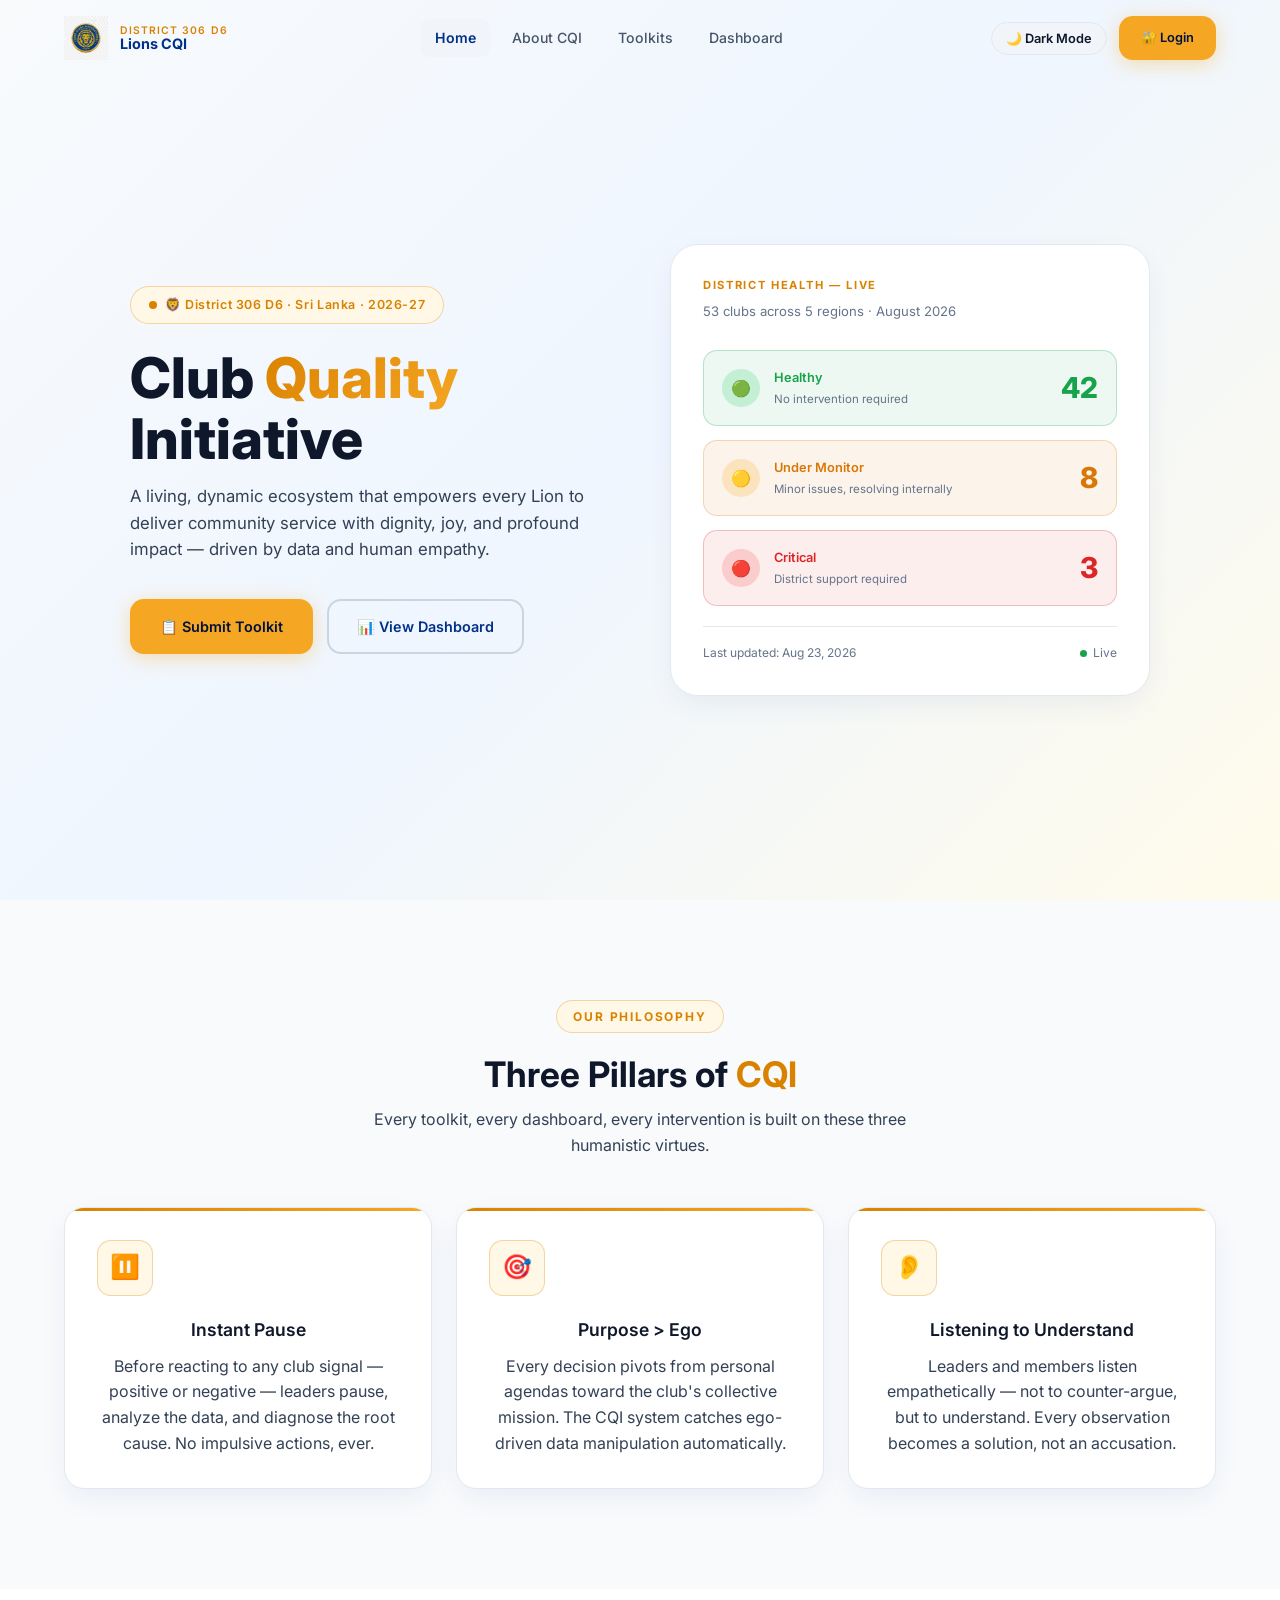
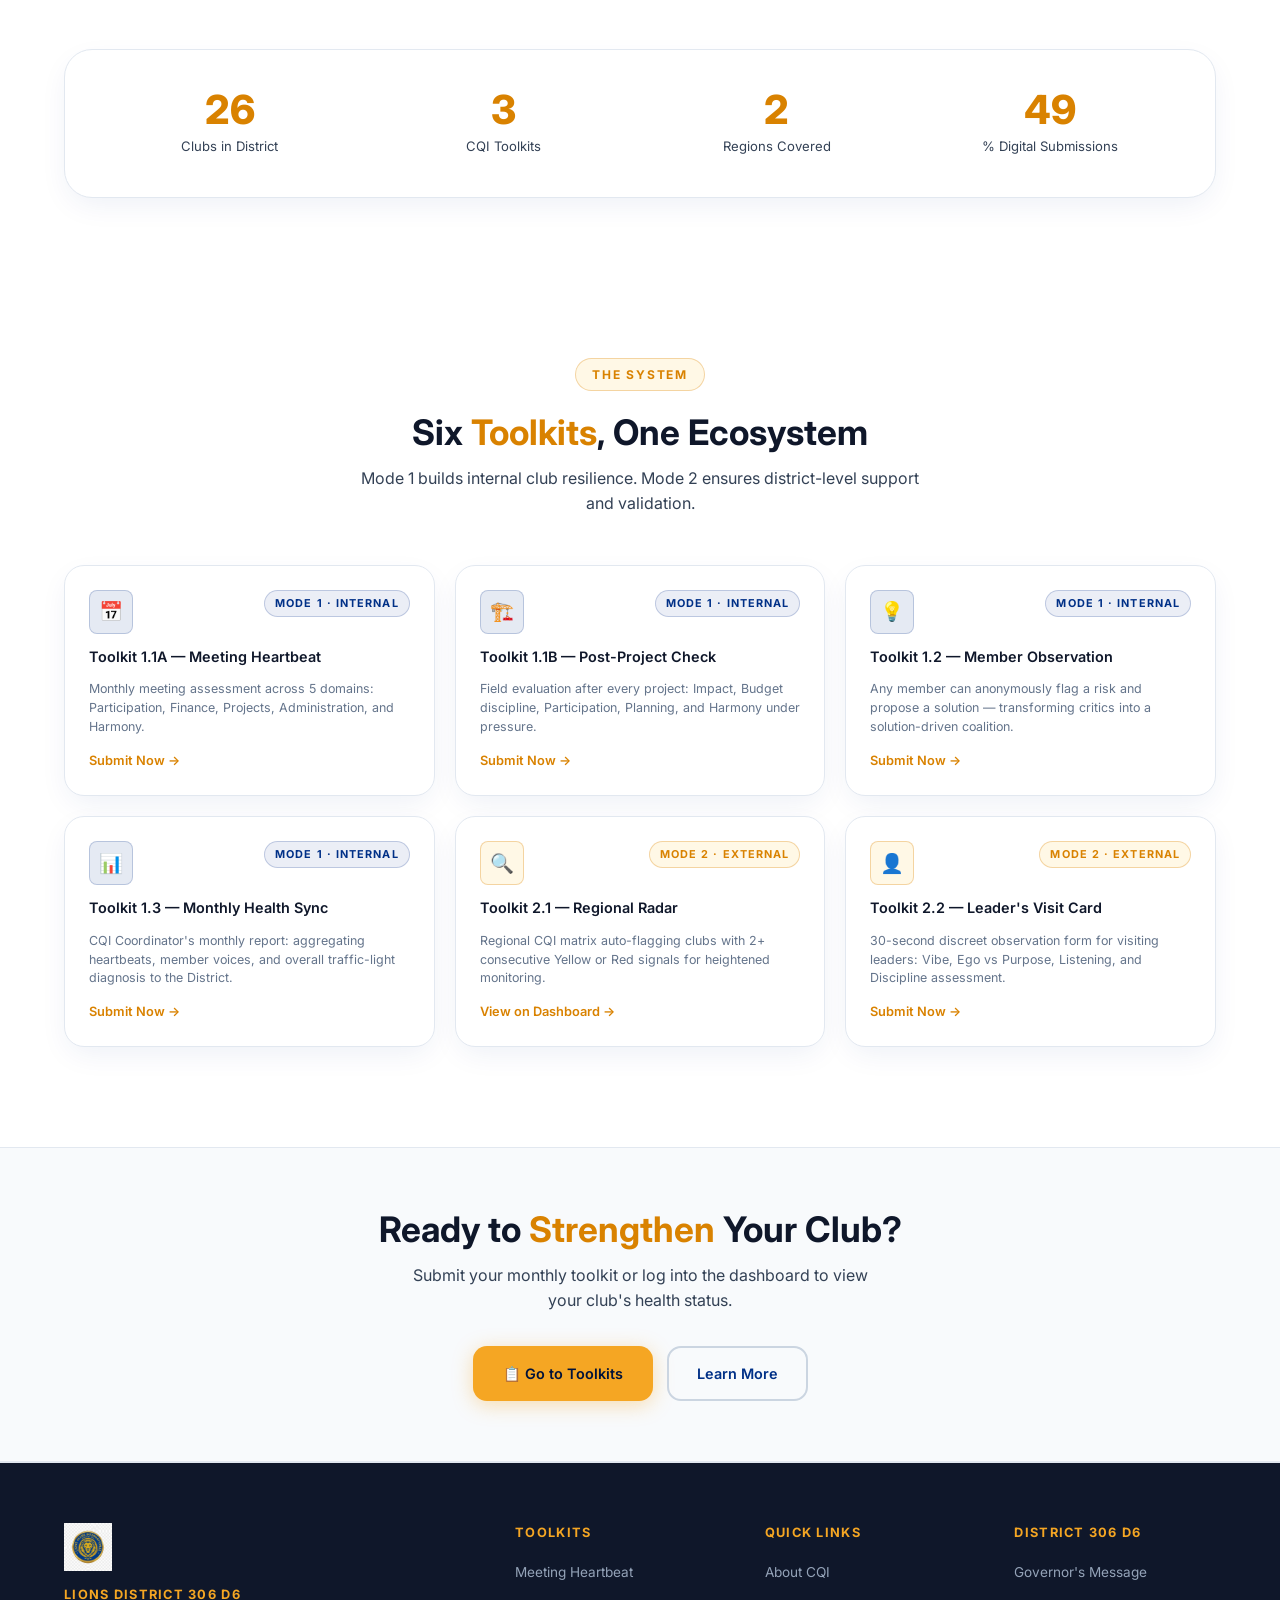
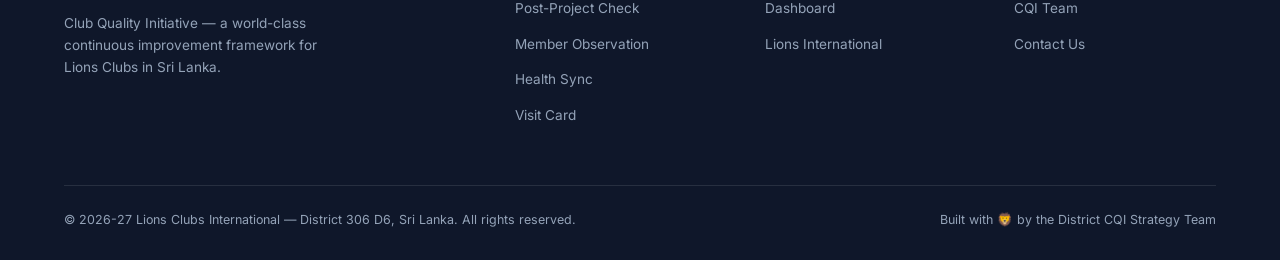
<file: website/index.html>
<!DOCTYPE html>
<html lang="en">
<head>
<meta charset="UTF-8"><meta name="viewport" content="width=device-width,initial-scale=1.0">
<title>Lions CQI | District 306 D6 Sri Lanka</title>
<meta name="description" content="Club Quality Initiative — a living ecosystem empowering every Lion in District 306 D6, Sri Lanka to serve with dignity, joy and profound impact.">
<link rel="stylesheet" href="css/style.css?v=2">
<link rel="icon" href="assets/lions-logo.png">
</head>
<body>
<nav class="navbar">
  <div class="container nav-inner">
    <a href="index.html" class="nav-brand">
      <img src="assets/lions-logo.png" alt="Lions International">
      <div class="nav-brand-text"><span>District 306 D6</span><span>Lions CQI</span></div>
    </a>
    <div class="nav-links">
      <a href="index.html" class="active">Home</a>
      <a href="about.html">About CQI</a>
      <a href="toolkits/index.html">Toolkits</a>
      <a href="dashboard.html">Dashboard</a>
    </div>
    <div class="nav-actions">
      <a href="dashboard.html" id="loginBtn" class="btn btn-primary btn-sm">🔐 Login</a>
      <div id="navUser" class="nav-user hidden">
        <div class="nav-avatar" id="navAvatar">L</div>
        <span id="navUserName">Lion</span>
        <button onclick="logout()" class="btn btn-sm" style="padding:6px 10px;color:var(--text-muted);">↩</button>
      </div>
    </div>
    <div class="hamburger" onclick="this.classList.toggle('open');document.querySelector('.nav-links').style.display='flex'">
      <span></span><span></span><span></span>
    </div>
  </div>
</nav>

<section class="hero">
  <div class="container hero-inner">
    <div class="hero-text">
      <div class="hero-badge"><span class="dot"></span>🦁 District 306 D6 · Sri Lanka · 2026-27</div>
      <h1>Club <span>Quality</span><br>Initiative</h1>
      <p>A living, dynamic ecosystem that empowers every Lion to deliver community service with dignity, joy, and profound impact — driven by data and human empathy.</p>
      <div class="hero-ctas">
        <a href="toolkits/index.html" class="btn btn-primary">📋 Submit Toolkit</a>
        <a href="dashboard.html" class="btn btn-outline">📊 View Dashboard</a>
      </div>
    </div>
    <div class="health-card">
      <div class="health-card-title">District Health — Live</div>
      <div class="health-card-sub">53 clubs across 5 regions · August 2026</div>
      <div class="health-indicators">
        <div class="health-indicator green">
          <div class="hi-icon">🟢</div>
          <div class="hi-info"><div class="hi-label">Healthy</div><div class="hi-desc">No intervention required</div></div>
          <div class="hi-count">42</div>
        </div>
        <div class="health-indicator amber">
          <div class="hi-icon">🟡</div>
          <div class="hi-info"><div class="hi-label">Under Monitor</div><div class="hi-desc">Minor issues, resolving internally</div></div>
          <div class="hi-count">8</div>
        </div>
        <div class="health-indicator red">
          <div class="hi-icon">🔴</div>
          <div class="hi-info"><div class="hi-label">Critical</div><div class="hi-desc">District support required</div></div>
          <div class="hi-count">3</div>
        </div>
      </div>
      <div class="health-footer">
        <span>Last updated: Aug 23, 2026</span>
        <span class="live-dot">Live</span>
      </div>
    </div>
  </div>
</section>

<section class="section section-alt">
  <div class="container text-center">
    <div class="section-label">Our Philosophy</div>
    <h2>Three Pillars of <span class="text-gold">CQI</span></h2>
    <p style="max-width:560px;margin:12px auto 0;">Every toolkit, every dashboard, every intervention is built on these three humanistic virtues.</p>
    <div class="pillars-grid">
      <div class="pillar-card">
        <div class="pillar-icon">⏸️</div>
        <h3>Instant Pause</h3>
        <p>Before reacting to any club signal — positive or negative — leaders pause, analyze the data, and diagnose the root cause. No impulsive actions, ever.</p>
      </div>
      <div class="pillar-card">
        <div class="pillar-icon">🎯</div>
        <h3>Purpose &gt; Ego</h3>
        <p>Every decision pivots from personal agendas toward the club's collective mission. The CQI system catches ego-driven data manipulation automatically.</p>
      </div>
      <div class="pillar-card">
        <div class="pillar-icon">👂</div>
        <h3>Listening to Understand</h3>
        <p>Leaders and members listen empathetically — not to counter-argue, but to understand. Every observation becomes a solution, not an accusation.</p>
      </div>
    </div>
  </div>
</section>

<section class="section-sm">
  <div class="container">
    <div class="stats-bar">
      <div class="stat-item"><h3 data-count="53">53</h3><p>Clubs in District</p></div>
      <div class="stat-item"><h3 data-count="6">6</h3><p>CQI Toolkits</p></div>
      <div class="stat-item"><h3 data-count="5">5</h3><p>Regions Covered</p></div>
      <div class="stat-item"><h3 data-count="100">100</h3><p>% Digital Submissions</p></div>
    </div>
  </div>
</section>

<section class="section">
  <div class="container">
    <div class="text-center">
      <div class="section-label">The System</div>
      <h2>Six <span class="text-gold">Toolkits</span>, One Ecosystem</h2>
      <p style="max-width:560px;margin:12px auto 0;">Mode 1 builds internal club resilience. Mode 2 ensures district-level support and validation.</p>
    </div>
    <div class="toolkits-grid">
      <div class="toolkit-card mode1">
        <div class="toolkit-header">
          <div class="toolkit-icon">📅</div>
          <span class="toolkit-mode">Mode 1 · Internal</span>
        </div>
        <h4>Toolkit 1.1A — Meeting Heartbeat</h4>
        <p>Monthly meeting assessment across 5 domains: Participation, Finance, Projects, Administration, and Harmony.</p>
        <a href="toolkits/meeting.html" class="toolkit-link">Submit Now →</a>
      </div>
      <div class="toolkit-card mode1">
        <div class="toolkit-header">
          <div class="toolkit-icon">🏗️</div>
          <span class="toolkit-mode">Mode 1 · Internal</span>
        </div>
        <h4>Toolkit 1.1B — Post-Project Check</h4>
        <p>Field evaluation after every project: Impact, Budget discipline, Participation, Planning, and Harmony under pressure.</p>
        <a href="toolkits/project.html" class="toolkit-link">Submit Now →</a>
      </div>
      <div class="toolkit-card mode1">
        <div class="toolkit-header">
          <div class="toolkit-icon">💡</div>
          <span class="toolkit-mode">Mode 1 · Internal</span>
        </div>
        <h4>Toolkit 1.2 — Member Observation</h4>
        <p>Any member can anonymously flag a risk and propose a solution — transforming critics into a solution-driven coalition.</p>
        <a href="toolkits/member.html" class="toolkit-link">Submit Now →</a>
      </div>
      <div class="toolkit-card mode1">
        <div class="toolkit-header">
          <div class="toolkit-icon">📊</div>
          <span class="toolkit-mode">Mode 1 · Internal</span>
        </div>
        <h4>Toolkit 1.3 — Monthly Health Sync</h4>
        <p>CQI Coordinator's monthly report: aggregating heartbeats, member voices, and overall traffic-light diagnosis to the District.</p>
        <a href="toolkits/sync.html" class="toolkit-link">Submit Now →</a>
      </div>
      <div class="toolkit-card mode2">
        <div class="toolkit-header">
          <div class="toolkit-icon">🔍</div>
          <span class="toolkit-mode">Mode 2 · External</span>
        </div>
        <h4>Toolkit 2.1 — Regional Radar</h4>
        <p>Regional CQI matrix auto-flagging clubs with 2+ consecutive Yellow or Red signals for heightened monitoring.</p>
        <a href="dashboard.html" class="toolkit-link">View on Dashboard →</a>
      </div>
      <div class="toolkit-card mode2">
        <div class="toolkit-header">
          <div class="toolkit-icon">👤</div>
          <span class="toolkit-mode">Mode 2 · External</span>
        </div>
        <h4>Toolkit 2.2 — Leader's Visit Card</h4>
        <p>30-second discreet observation form for visiting leaders: Vibe, Ego vs Purpose, Listening, and Discipline assessment.</p>
        <a href="toolkits/visit.html" class="toolkit-link">Submit Now →</a>
      </div>
    </div>
  </div>
</section>

<section class="section-sm section-alt" style="border-top:1px solid var(--glass-border);border-bottom:1px solid var(--glass-border);">
  <div class="container text-center">
    <h2>Ready to <span class="text-gold">Strengthen</span> Your Club?</h2>
    <p style="margin:12px auto 32px;max-width:480px;">Submit your monthly toolkit or log into the dashboard to view your club's health status.</p>
    <div style="display:flex;gap:14px;justify-content:center;flex-wrap:wrap;">
      <a href="toolkits/index.html" class="btn btn-primary">📋 Go to Toolkits</a>
      <a href="about.html" class="btn btn-outline">Learn More</a>
    </div>
  </div>
</section>

<footer class="footer">
  <div class="container">
    <div class="footer-grid">
      <div class="footer-brand">
        <img src="assets/lions-logo.png" alt="Lions" style="width:48px;">
        <h5 style="margin-top:14px;margin-bottom:8px;">Lions District 306 D6</h5>
        <p>Club Quality Initiative — a world-class continuous improvement framework for Lions Clubs in Sri Lanka.</p>
      </div>
      <div>
        <h5>Toolkits</h5>
        <ul>
          <li><a href="toolkits/meeting.html">Meeting Heartbeat</a></li>
          <li><a href="toolkits/project.html">Post-Project Check</a></li>
          <li><a href="toolkits/member.html">Member Observation</a></li>
          <li><a href="toolkits/sync.html">Health Sync</a></li>
          <li><a href="toolkits/visit.html">Visit Card</a></li>
        </ul>
      </div>
      <div>
        <h5>Quick Links</h5>
        <ul>
          <li><a href="about.html">About CQI</a></li>
          <li><a href="dashboard.html">Dashboard</a></li>
          <li><a href="https://www.lionsclubs.org" target="_blank">Lions International</a></li>
        </ul>
      </div>
      <div>
        <h5>District 306 D6</h5>
        <ul>
          <li><a href="#">Governor's Message</a></li>
          <li><a href="#">CQI Team</a></li>
          <li><a href="#">Contact Us</a></li>
        </ul>
      </div>
    </div>
    <div class="footer-bottom">
      <p>© 2026-27 Lions Clubs International — District 306 D6, Sri Lanka. All rights reserved.</p>
      <p>Built with 🦁 by the District CQI Strategy Team</p>
    </div>
  </div>
</footer>
<script src="js/mock-data.js"></script>
<script src="js/main.js?v=2"></script>
</body>
</html>
</file>
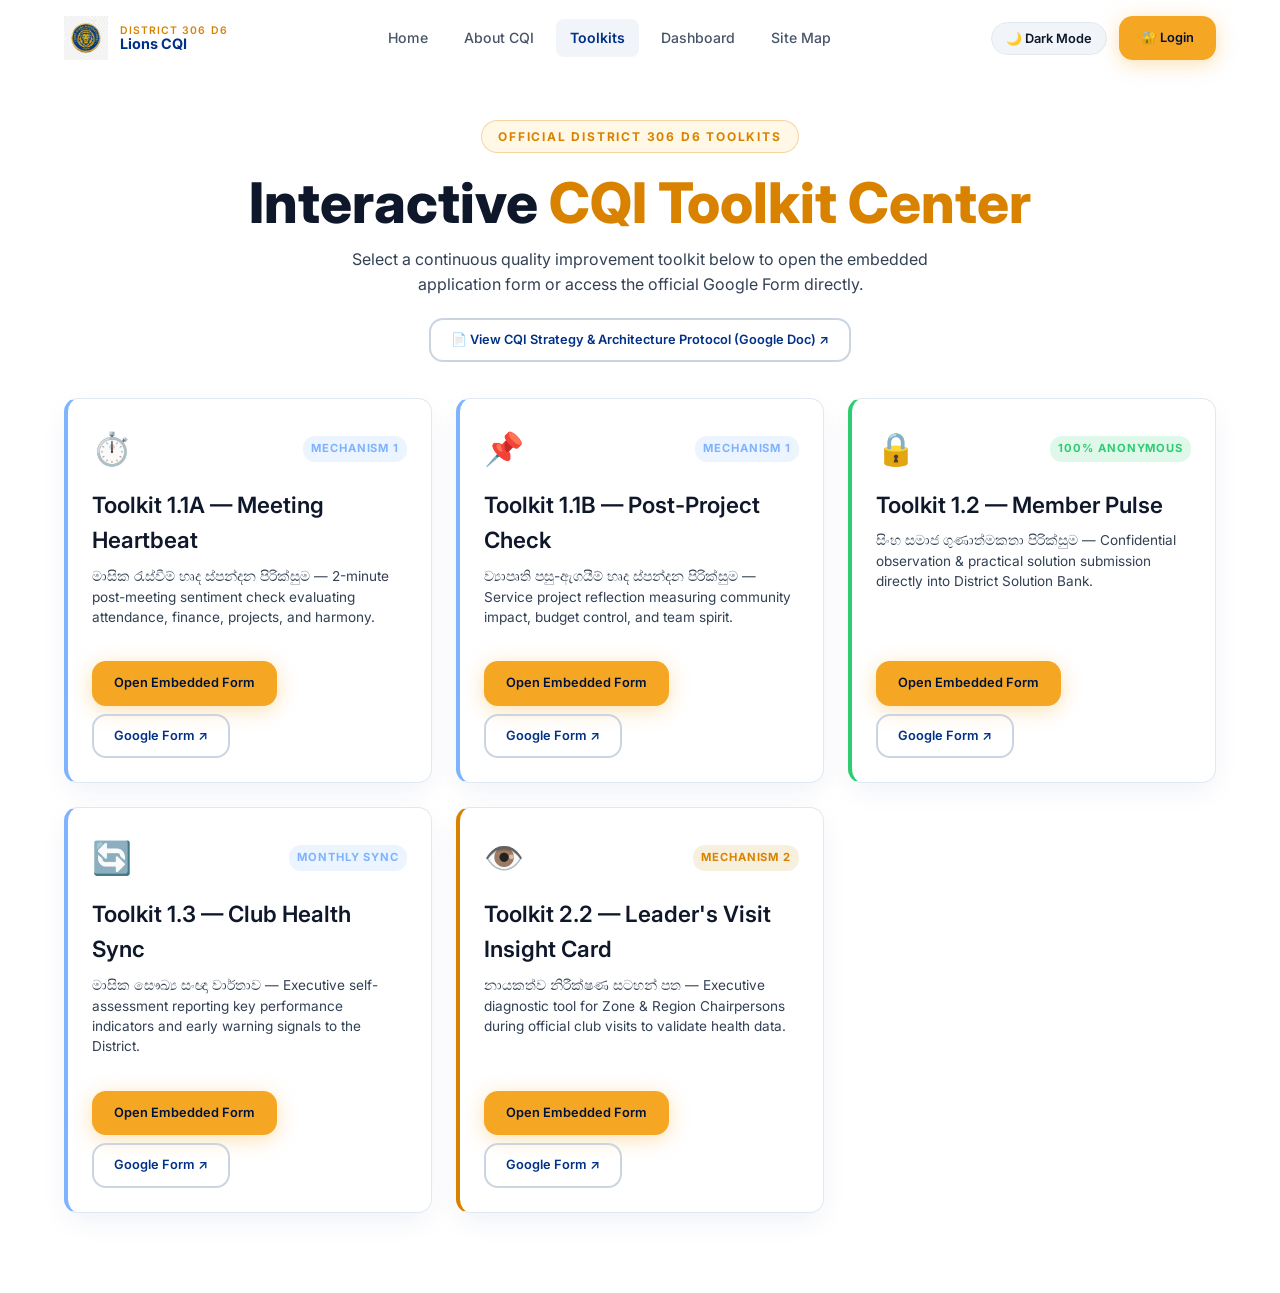
<file: website/toolkits/index.html>
<!DOCTYPE html>
<html lang="en">
<head>
<meta charset="UTF-8">
<meta name="viewport" content="width=device-width,initial-scale=1.0">
<title>CQI Toolkits Hub | District 306 D6</title>
<link rel="stylesheet" href="../css/style.css">
<link rel="icon" href="../assets/lions-logo.png">
<style>
  .toolkit-card {
    background: var(--surface);
    border: 1px solid var(--border-subtle);
    border-radius: var(--r-md);
    padding: 24px;
    display: flex;
    flex-direction: column;
    justify-content: space-between;
    transition: transform 0.2s ease, border-color 0.2s ease;
  }
  .toolkit-card:hover {
    transform: translateY(-3px);
    border-color: rgba(197, 155, 39, 0.4);
  }
  .toolkit-actions {
    display: flex;
    gap: 8px;
    margin-top: 20px;
    flex-wrap: wrap;
  }
</style>
</head>
<body>
<nav class="navbar scrolled">
  <div class="container nav-inner">
    <a href="../index.html" class="nav-brand">
      <img src="../assets/lions-logo.png" alt="Lions Logo">
      <div class="nav-brand-text">
        <span>District 306 D6</span>
        <span>Lions CQI</span>
      </div>
    </a>
    <div class="nav-links">
      <a href="../index.html">Home</a>
      <a href="../about.html">About CQI</a>
      <a href="index.html" class="active">Toolkits</a>
      <a href="../dashboard.html">Dashboard</a>
      <a href="../sitemap.html">Site Map</a>
    </div>
    <a href="../dashboard.html" class="btn btn-primary btn-sm">🔐 Login</a>
  </div>
</nav>

<div style="padding:120px 0 80px;">
  <div class="container">
    <div class="text-center" style="margin-bottom:36px;">
      <div class="section-label">Official District 306 D6 Toolkits</div>
      <h1>Interactive <span class="text-gold">CQI Toolkit Center</span></h1>
      <p style="max-width:620px;margin:12px auto 0;color:var(--text-secondary);">
        Select a continuous quality improvement toolkit below to open the embedded application form or access the official Google Form directly.
      </p>

      <!-- Strategy Architecture Doc Link -->
      <div style="margin-top:20px;">
        <a href="https://docs.google.com/document/d/1o6gt5FddKZ5tplEWJjT1c_X9ldwuvkYi4x5ZXUmqBco/edit?usp=drive_link" target="_blank" rel="noopener" class="btn btn-outline btn-sm">
          📄 View CQI Strategy & Architecture Protocol (Google Doc) ↗
        </a>
      </div>
    </div>

    <div style="display:grid;grid-template-columns:repeat(auto-fit,minmax(320px,1fr));gap:24px;">
      
      <!-- T1.1A Card -->
      <div class="toolkit-card" style="border-left:4px solid #7eb3ff;">
        <div>
          <div style="display:flex;justify-content:space-between;align-items:center;margin-bottom:12px;">
            <span style="font-size:2rem;">⏱️</span>
            <span style="font-size:.7rem;font-weight:700;color:#7eb3ff;letter-spacing:.08em;text-transform:uppercase;background:rgba(126,179,255,0.15);padding:4px 8px;border-radius:12px;">Mechanism 1</span>
          </div>
          <h3>Toolkit 1.1A — Meeting Heartbeat</h3>
          <p style="font-size:.85rem;color:var(--text-secondary);margin-top:8px;">
            මාසික රැස්වීම් හෘද ස්පන්දන පිරික්සුම — 2-minute post-meeting sentiment check evaluating attendance, finance, projects, and harmony.
          </p>
        </div>
        <div class="toolkit-actions">
          <a href="meeting.html" class="btn btn-primary btn-sm">Open Embedded Form</a>
          <a href="https://docs.google.com/forms/d/1-8Sqm5CjFcr0zLfAgEKZI73rIF_5bx3f2chikvAPPYs/viewform" target="_blank" rel="noopener" class="btn btn-outline btn-sm">Google Form ↗</a>
        </div>
      </div>

      <!-- T1.1B Card -->
      <div class="toolkit-card" style="border-left:4px solid #7eb3ff;">
        <div>
          <div style="display:flex;justify-content:space-between;align-items:center;margin-bottom:12px;">
            <span style="font-size:2rem;">📌</span>
            <span style="font-size:.7rem;font-weight:700;color:#7eb3ff;letter-spacing:.08em;text-transform:uppercase;background:rgba(126,179,255,0.15);padding:4px 8px;border-radius:12px;">Mechanism 1</span>
          </div>
          <h3>Toolkit 1.1B — Post-Project Check</h3>
          <p style="font-size:.85rem;color:var(--text-secondary);margin-top:8px;">
            ව්‍යාපෘති පසු-ඇගයීම් හෘද ස්පන්දන පිරික්සුම — Service project reflection measuring community impact, budget control, and team spirit.
          </p>
        </div>
        <div class="toolkit-actions">
          <a href="project.html" class="btn btn-primary btn-sm">Open Embedded Form</a>
          <a href="https://docs.google.com/forms/d/1beJ77wFMox4ciRo8ycWH7BbJzyf6edxwdK543ei-0nU/viewform" target="_blank" rel="noopener" class="btn btn-outline btn-sm">Google Form ↗</a>
        </div>
      </div>

      <!-- T1.2 Card -->
      <div class="toolkit-card" style="border-left:4px solid #2ecc71;">
        <div>
          <div style="display:flex;justify-content:space-between;align-items:center;margin-bottom:12px;">
            <span style="font-size:2rem;">🔒</span>
            <span style="font-size:.7rem;font-weight:700;color:#2ecc71;letter-spacing:.08em;text-transform:uppercase;background:rgba(46,204,113,0.15);padding:4px 8px;border-radius:12px;">100% Anonymous</span>
          </div>
          <h3>Toolkit 1.2 — Member Pulse</h3>
          <p style="font-size:.85rem;color:var(--text-secondary);margin-top:8px;">
            සිංහ සමාජ ගුණාත්මකතා පිරික්සුම — Confidential observation & practical solution submission directly into District Solution Bank.
          </p>
        </div>
        <div class="toolkit-actions">
          <a href="member.html" class="btn btn-primary btn-sm">Open Embedded Form</a>
          <a href="https://docs.google.com/forms/d/1nbvgES1qyN3sY3cYu3wNenyOZH7MmwK9oIS2CWOoh4g/viewform" target="_blank" rel="noopener" class="btn btn-outline btn-sm">Google Form ↗</a>
        </div>
      </div>

      <!-- T1.3 Card -->
      <div class="toolkit-card" style="border-left:4px solid #7eb3ff;">
        <div>
          <div style="display:flex;justify-content:space-between;align-items:center;margin-bottom:12px;">
            <span style="font-size:2rem;">🔄</span>
            <span style="font-size:.7rem;font-weight:700;color:#7eb3ff;letter-spacing:.08em;text-transform:uppercase;background:rgba(126,179,255,0.15);padding:4px 8px;border-radius:12px;">Monthly Sync</span>
          </div>
          <h3>Toolkit 1.3 — Club Health Sync</h3>
          <p style="font-size:.85rem;color:var(--text-secondary);margin-top:8px;">
            මාසික සෞඛ්‍ය සංඥා වාර්තාව — Executive self-assessment reporting key performance indicators and early warning signals to the District.
          </p>
        </div>
        <div class="toolkit-actions">
          <a href="sync.html" class="btn btn-primary btn-sm">Open Embedded Form</a>
          <a href="https://docs.google.com/forms/d/1Hb2_C9CQioMcbfnmyyQsQq7F23XYydigpAFtgATdENY/viewform" target="_blank" rel="noopener" class="btn btn-outline btn-sm">Google Form ↗</a>
        </div>
      </div>

      <!-- T2.2 Card -->
      <div class="toolkit-card" style="border-left:4px solid var(--gold);">
        <div>
          <div style="display:flex;justify-content:space-between;align-items:center;margin-bottom:12px;">
            <span style="font-size:2rem;">👁️</span>
            <span style="font-size:.7rem;font-weight:700;color:var(--gold);letter-spacing:.08em;text-transform:uppercase;background:rgba(197,155,39,0.15);padding:4px 8px;border-radius:12px;">Mechanism 2</span>
          </div>
          <h3>Toolkit 2.2 — Leader's Visit Insight Card</h3>
          <p style="font-size:.85rem;color:var(--text-secondary);margin-top:8px;">
            නායකත්ව නිරීක්ෂණ සටහන් පත — Executive diagnostic tool for Zone & Region Chairpersons during official club visits to validate health data.
          </p>
        </div>
        <div class="toolkit-actions">
          <a href="visit.html" class="btn btn-primary btn-sm">Open Embedded Form</a>
          <a href="https://docs.google.com/forms/d/1jvKzvYS_gI2SJL9dWT4-dDf2AoyylgbScXc_2O9wQE8/viewform" target="_blank" rel="noopener" class="btn btn-outline btn-sm">Google Form ↗</a>
        </div>
      </div>

    </div>
  </div>
</div>

<script src="../js/mock-data.js"></script>
<script src="../js/main.js"></script>
</body>
</html>
</file>
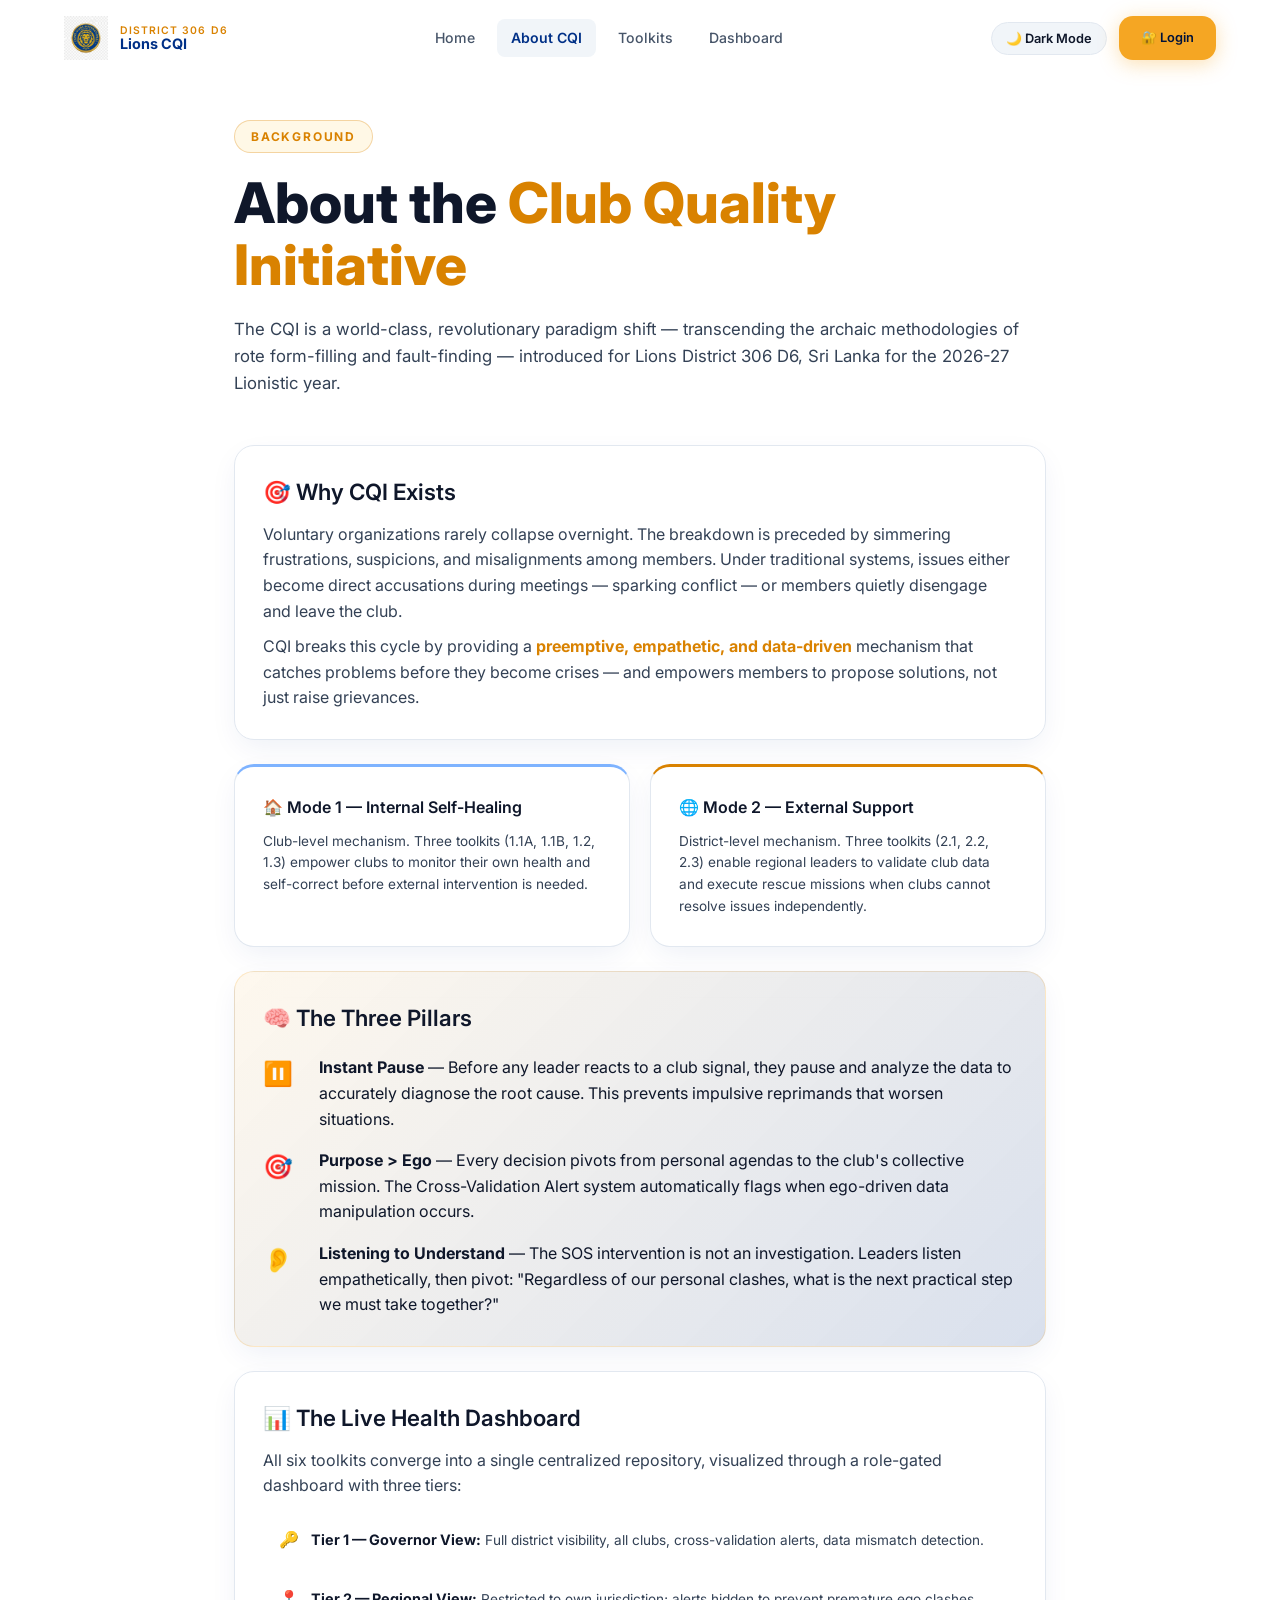
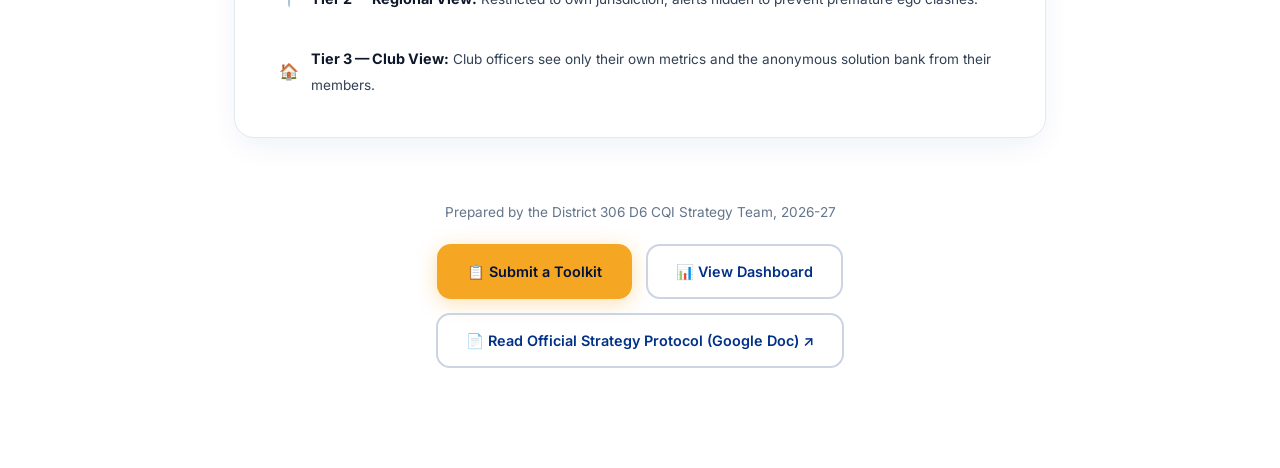
<file: website/about.html>
<!DOCTYPE html>
<html lang="en">
<head>
<meta charset="UTF-8"><meta name="viewport" content="width=device-width,initial-scale=1.0">
<title>About CQI | District 306 D6</title>
<meta name="description" content="Learn about the Club Quality Initiative — a dual-mechanism continuous improvement system for Lions District 306 D6, Sri Lanka.">
<link rel="stylesheet" href="css/style.css">
<link rel="icon" href="assets/lions-logo.png">
</head>
<body>
<nav class="navbar scrolled">
  <div class="container nav-inner">
    <a href="index.html" class="nav-brand"><img src="assets/lions-logo.png" alt="Lions"><div class="nav-brand-text"><span>District 306 D6</span><span>Lions CQI</span></div></a>
    <div class="nav-links"><a href="index.html">Home</a><a href="about.html" class="active">About CQI</a><a href="toolkits/index.html">Toolkits</a><a href="dashboard.html">Dashboard</a></div>
    <a href="dashboard.html" class="btn btn-primary btn-sm">🔐 Login</a>
  </div>
</nav>
<div style="padding:120px 0 60px;">
  <div class="container" style="max-width:860px;">
    <div class="section-label">Background</div>
    <h1>About the <span class="text-gold">Club Quality Initiative</span></h1>
    <p style="font-size:1.05rem;margin:20px 0 48px;">The CQI is a world-class, revolutionary paradigm shift — transcending the archaic methodologies of rote form-filling and fault-finding — introduced for Lions District 306 D6, Sri Lanka for the 2026-27 Lionistic year.</p>

    <div class="card" style="margin-bottom:24px;">
      <h3 style="margin-bottom:12px;">🎯 Why CQI Exists</h3>
      <p>Voluntary organizations rarely collapse overnight. The breakdown is preceded by simmering frustrations, suspicions, and misalignments among members. Under traditional systems, issues either become direct accusations during meetings — sparking conflict — or members quietly disengage and leave the club.</p>
      <p style="margin-top:10px;">CQI breaks this cycle by providing a <strong style="color:var(--gold);">preemptive, empathetic, and data-driven</strong> mechanism that catches problems before they become crises — and empowers members to propose solutions, not just raise grievances.</p>
    </div>

    <div style="display:grid;grid-template-columns:1fr 1fr;gap:20px;margin-bottom:24px;">
      <div class="card" style="border-top:3px solid #7eb3ff;">
        <h4 style="margin-bottom:10px;">🏠 Mode 1 — Internal Self-Healing</h4>
        <p style="font-size:.85rem;">Club-level mechanism. Three toolkits (1.1A, 1.1B, 1.2, 1.3) empower clubs to monitor their own health and self-correct before external intervention is needed.</p>
      </div>
      <div class="card" style="border-top:3px solid var(--gold);">
        <h4 style="margin-bottom:10px;">🌐 Mode 2 — External Support</h4>
        <p style="font-size:.85rem;">District-level mechanism. Three toolkits (2.1, 2.2, 2.3) enable regional leaders to validate club data and execute rescue missions when clubs cannot resolve issues independently.</p>
      </div>
    </div>

    <div class="card" style="margin-bottom:24px;background:linear-gradient(135deg,rgba(245,166,35,.08),rgba(0,48,135,.15));border-color:rgba(245,166,35,.2);">
      <h3 style="margin-bottom:20px;">🧠 The Three Pillars</h3>
      <div style="display:flex;flex-direction:column;gap:16px;">
        <div style="display:flex;gap:16px;align-items:flex-start;"><div style="font-size:1.5rem;width:40px;flex-shrink:0;">⏸️</div><div><strong>Instant Pause</strong> — Before any leader reacts to a club signal, they pause and analyze the data to accurately diagnose the root cause. This prevents impulsive reprimands that worsen situations.</div></div>
        <div style="display:flex;gap:16px;align-items:flex-start;"><div style="font-size:1.5rem;width:40px;flex-shrink:0;">🎯</div><div><strong>Purpose &gt; Ego</strong> — Every decision pivots from personal agendas to the club's collective mission. The Cross-Validation Alert system automatically flags when ego-driven data manipulation occurs.</div></div>
        <div style="display:flex;gap:16px;align-items:flex-start;"><div style="font-size:1.5rem;width:40px;flex-shrink:0;">👂</div><div><strong>Listening to Understand</strong> — The SOS intervention is not an investigation. Leaders listen empathetically, then pivot: "Regardless of our personal clashes, what is the next practical step we must take together?"</div></div>
      </div>
    </div>

    <div class="card" style="margin-bottom:24px;">
      <h3 style="margin-bottom:12px;">📊 The Live Health Dashboard</h3>
      <p>All six toolkits converge into a single centralized repository, visualized through a role-gated dashboard with three tiers:</p>
      <div style="display:flex;flex-direction:column;gap:10px;margin-top:16px;">
        <div style="display:flex;align-items:center;gap:12px;padding:12px 16px;background:rgba(255,255,255,.04);border-radius:var(--r-sm);"><span style="font-size:1rem;">🔑</span><div><strong style="font-size:.9rem;">Tier 1 — Governor View:</strong> <span style="font-size:.85rem;color:var(--text-secondary);">Full district visibility, all clubs, cross-validation alerts, data mismatch detection.</span></div></div>
        <div style="display:flex;align-items:center;gap:12px;padding:12px 16px;background:rgba(255,255,255,.04);border-radius:var(--r-sm);"><span style="font-size:1rem;">📍</span><div><strong style="font-size:.9rem;">Tier 2 — Regional View:</strong> <span style="font-size:.85rem;color:var(--text-secondary);">Restricted to own jurisdiction; alerts hidden to prevent premature ego clashes.</span></div></div>
        <div style="display:flex;align-items:center;gap:12px;padding:12px 16px;background:rgba(255,255,255,.04);border-radius:var(--r-sm);"><span style="font-size:1rem;">🏠</span><div><strong style="font-size:.9rem;">Tier 3 — Club View:</strong> <span style="font-size:.85rem;color:var(--text-secondary);">Club officers see only their own metrics and the anonymous solution bank from their members.</span></div></div>
      </div>
    </div>

    <div style="text-align:center;padding:40px 0;">
      <p style="color:var(--text-muted);font-size:.85rem;margin-bottom:20px;">Prepared by the District 306 D6 CQI Strategy Team, 2026-27</p>
      <div style="display:flex;gap:14px;justify-content:center;flex-wrap:wrap;">
        <a href="toolkits/index.html" class="btn btn-primary">📋 Submit a Toolkit</a>
        <a href="dashboard.html" class="btn btn-outline">📊 View Dashboard</a>
        <a href="https://docs.google.com/document/d/1o6gt5FddKZ5tplEWJjT1c_X9ldwuvkYi4x5ZXUmqBco/edit?usp=drive_link" target="_blank" rel="noopener" class="btn btn-outline">📄 Read Official Strategy Protocol (Google Doc) ↗</a>
      </div>
    </div>
  </div>
</div>
<script src="js/mock-data.js"></script><script src="js/main.js"></script>
</body></html>
</file>
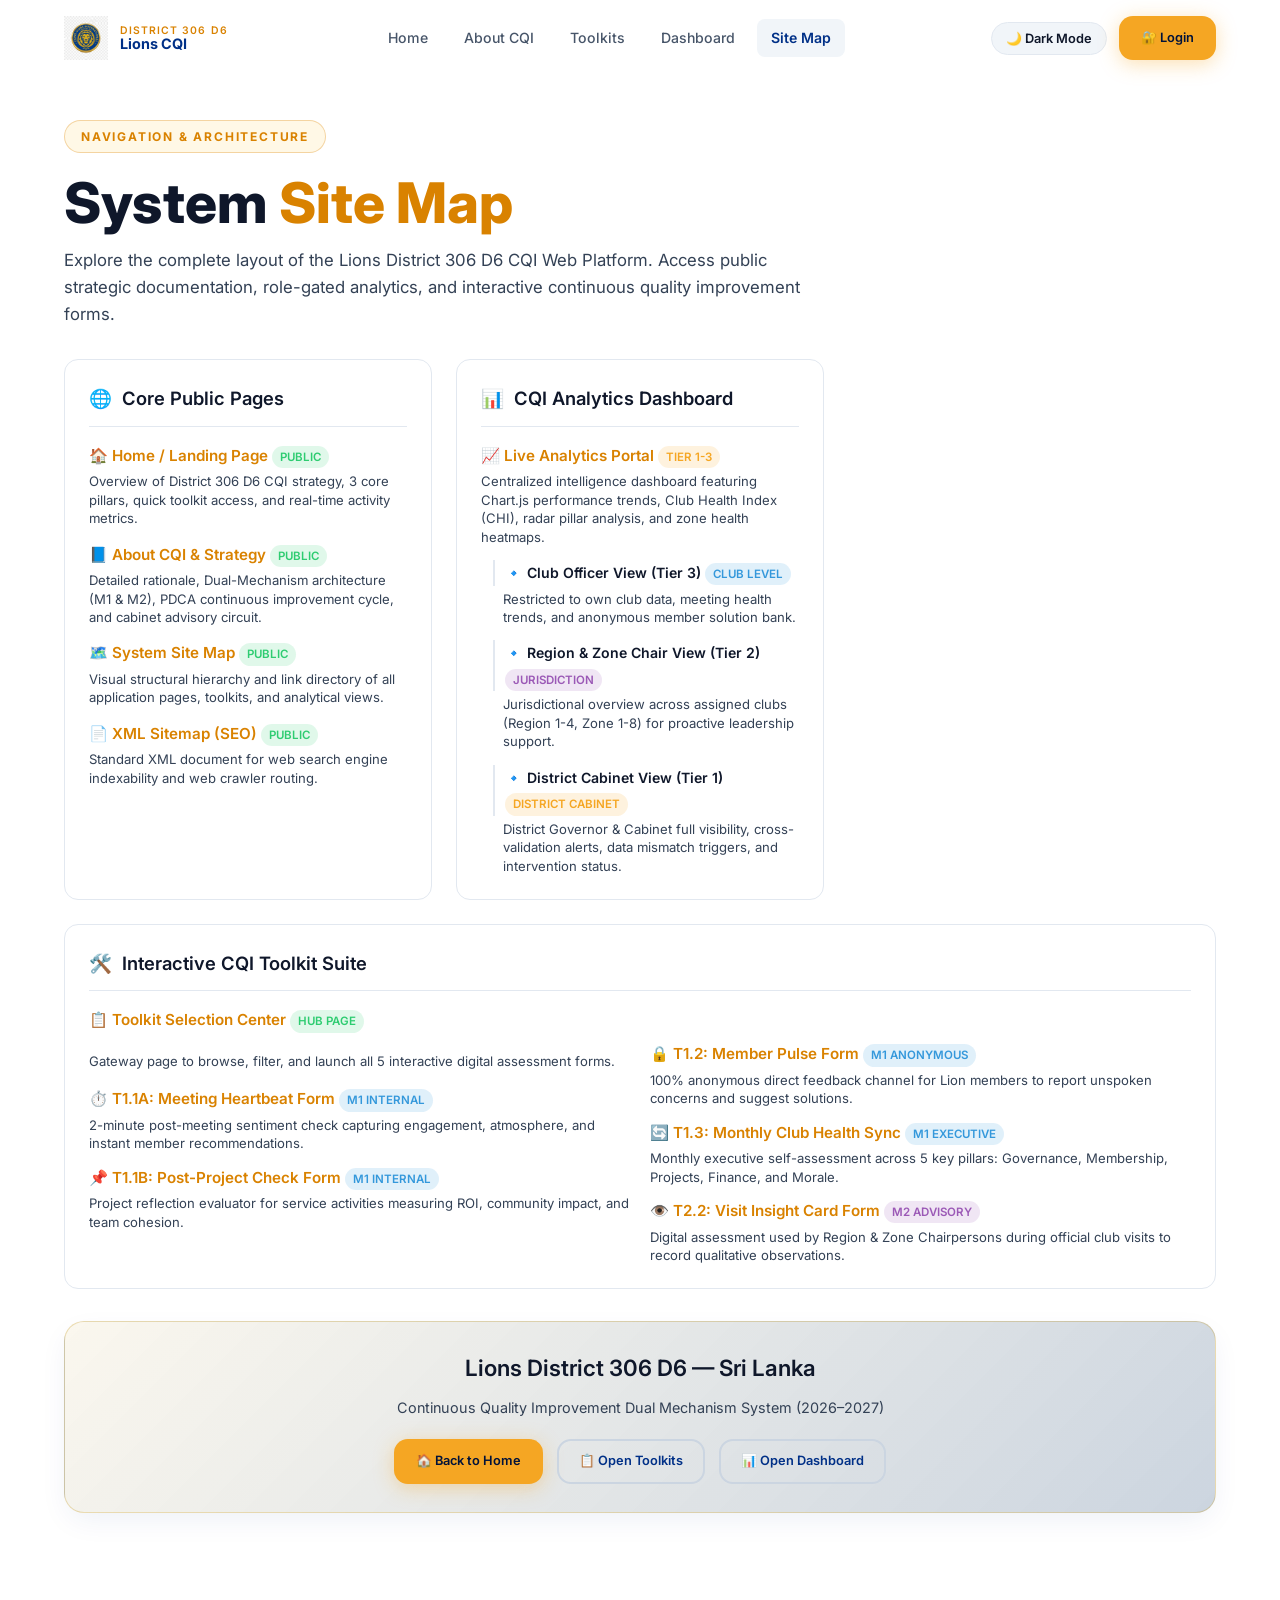
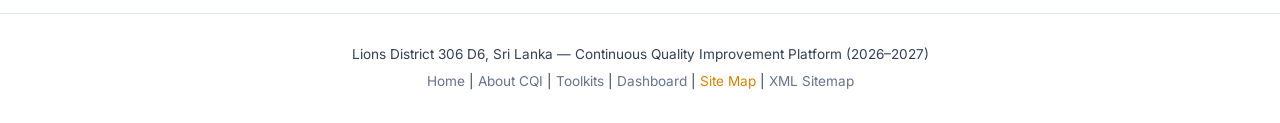
<file: website/sitemap.html>
<!DOCTYPE html>
<html lang="en">
<head>
<meta charset="UTF-8">
<meta name="viewport" content="width=device-width, initial-scale=1.0">
<title>Site Map | Lions District 306 D6 CQI Platform</title>
<meta name="description" content="Complete visual site map and page hierarchy for Lions District 306 D6 Club Quality Initiative (CQI) Web Application.">
<link rel="stylesheet" href="css/style.css">
<link rel="icon" href="assets/lions-logo.png">
<style>
  .sitemap-grid {
    display: grid;
    grid-template-columns: repeat(auto-fit, minmax(320px, 1fr));
    gap: 24px;
    margin-top: 32px;
  }
  .sitemap-card {
    background: var(--surface);
    border: 1px solid var(--border-subtle);
    border-radius: var(--r-md);
    padding: 24px;
    transition: transform 0.2s ease, border-color 0.2s ease;
  }
  .sitemap-card:hover {
    transform: translateY(-3px);
    border-color: rgba(197, 155, 39, 0.4);
  }
  .sitemap-card h3 {
    display: flex;
    align-items: center;
    gap: 10px;
    font-size: 1.15rem;
    color: var(--text-primary);
    margin-bottom: 16px;
    padding-bottom: 12px;
    border-bottom: 1px solid var(--border-subtle);
  }
  .sitemap-list {
    list-style: none;
    padding: 0;
    margin: 0;
    display: flex;
    flex-direction: column;
    gap: 14px;
  }
  .sitemap-item {
    display: flex;
    flex-direction: column;
    gap: 4px;
  }
  .sitemap-link {
    display: inline-flex;
    align-items: center;
    gap: 8px;
    color: var(--gold);
    font-weight: 600;
    text-decoration: none;
    font-size: 0.95rem;
  }
  .sitemap-link:hover {
    text-decoration: underline;
  }
  .sitemap-desc {
    color: var(--text-secondary);
    font-size: 0.82rem;
    line-height: 1.4;
  }
  .role-badge {
    display: inline-block;
    padding: 2px 8px;
    border-radius: 12px;
    font-size: 0.72rem;
    font-weight: 600;
    text-transform: uppercase;
    background: rgba(255, 255, 255, 0.08);
    color: var(--text-muted);
  }
  .role-public { background: rgba(46, 204, 113, 0.15); color: #2ecc71; }
  .role-club { background: rgba(52, 152, 219, 0.15); color: #3498db; }
  .role-zone { background: rgba(155, 89, 182, 0.15); color: #9b59b6; }
  .role-district { background: rgba(245, 166, 35, 0.15); color: #f5a623; }
</style>
</head>
<body>
<nav class="navbar scrolled">
  <div class="container nav-inner">
    <a href="index.html" class="nav-brand">
      <img src="assets/lions-logo.png" alt="Lions Logo">
      <div class="nav-brand-text">
        <span>District 306 D6</span>
        <span>Lions CQI</span>
      </div>
    </a>
    <div class="nav-links">
      <a href="index.html">Home</a>
      <a href="about.html">About CQI</a>
      <a href="toolkits/index.html">Toolkits</a>
      <a href="dashboard.html">Dashboard</a>
      <a href="sitemap.html" class="active">Site Map</a>
    </div>
    <a href="dashboard.html" class="btn btn-primary btn-sm">🔐 Login</a>
  </div>
</nav>

<div style="padding:120px 0 60px;">
  <div class="container">
    <div class="section-label">Navigation & Architecture</div>
    <h1>System <span class="text-gold">Site Map</span></h1>
    <p style="font-size:1.05rem;color:var(--text-secondary);max-width:760px;margin-top:12px;">
      Explore the complete layout of the Lions District 306 D6 CQI Web Platform. Access public strategic documentation, role-gated analytics, and interactive continuous quality improvement forms.
    </p>

    <div class="sitemap-grid">
      <!-- Card 1: Core Public Pages -->
      <div class="sitemap-card">
        <h3><span>🌐</span> Core Public Pages</h3>
        <ul class="sitemap-list">
          <li class="sitemap-item">
            <div>
              <a href="index.html" class="sitemap-link">🏠 Home / Landing Page</a>
              <span class="role-badge role-public">Public</span>
            </div>
            <div class="sitemap-desc">Overview of District 306 D6 CQI strategy, 3 core pillars, quick toolkit access, and real-time activity metrics.</div>
          </li>
          <li class="sitemap-item">
            <div>
              <a href="about.html" class="sitemap-link">📘 About CQI & Strategy</a>
              <span class="role-badge role-public">Public</span>
            </div>
            <div class="sitemap-desc">Detailed rationale, Dual-Mechanism architecture (M1 & M2), PDCA continuous improvement cycle, and cabinet advisory circuit.</div>
          </li>
          <li class="sitemap-item">
            <div>
              <a href="sitemap.html" class="sitemap-link">🗺️ System Site Map</a>
              <span class="role-badge role-public">Public</span>
            </div>
            <div class="sitemap-desc">Visual structural hierarchy and link directory of all application pages, toolkits, and analytical views.</div>
          </li>
          <li class="sitemap-item">
            <div>
              <a href="sitemap.xml" class="sitemap-link">📄 XML Sitemap (SEO)</a>
              <span class="role-badge role-public">Public</span>
            </div>
            <div class="sitemap-desc">Standard XML document for web search engine indexability and web crawler routing.</div>
          </li>
        </ul>
      </div>

      <!-- Card 2: Role-Gated Dashboard -->
      <div class="sitemap-card">
        <h3><span>📊</span> CQI Analytics Dashboard</h3>
        <ul class="sitemap-list">
          <li class="sitemap-item">
            <div>
              <a href="dashboard.html" class="sitemap-link">📈 Live Analytics Portal</a>
              <span class="role-badge role-district">Tier 1-3</span>
            </div>
            <div class="sitemap-desc">Centralized intelligence dashboard featuring Chart.js performance trends, Club Health Index (CHI), radar pillar analysis, and zone health heatmaps.</div>
          </li>
          <li class="sitemap-item">
            <div style="margin-left:12px;border-left:2px solid var(--border-subtle);padding-left:10px;">
              <span style="font-size:0.88rem;font-weight:600;color:var(--text-primary);">🔹 Club Officer View (Tier 3)</span>
              <span class="role-badge role-club">Club Level</span>
            </div>
            <div class="sitemap-desc" style="margin-left:12px;padding-left:10px;">Restricted to own club data, meeting health trends, and anonymous member solution bank.</div>
          </li>
          <li class="sitemap-item">
            <div style="margin-left:12px;border-left:2px solid var(--border-subtle);padding-left:10px;">
              <span style="font-size:0.88rem;font-weight:600;color:var(--text-primary);">🔹 Region & Zone Chair View (Tier 2)</span>
              <span class="role-badge role-zone">Jurisdiction</span>
            </div>
            <div class="sitemap-desc" style="margin-left:12px;padding-left:10px;">Jurisdictional overview across assigned clubs (Region 1-4, Zone 1-8) for proactive leadership support.</div>
          </li>
          <li class="sitemap-item">
            <div style="margin-left:12px;border-left:2px solid var(--border-subtle);padding-left:10px;">
              <span style="font-size:0.88rem;font-weight:600;color:var(--text-primary);">🔹 District Cabinet View (Tier 1)</span>
              <span class="role-badge role-district">District Cabinet</span>
            </div>
            <div class="sitemap-desc" style="margin-left:12px;padding-left:10px;">District Governor & Cabinet full visibility, cross-validation alerts, data mismatch triggers, and intervention status.</div>
          </li>
        </ul>
      </div>

      <!-- Card 3: Interactive CQI Toolkit Suite -->
      <div class="sitemap-card" style="grid-column: 1 / -1;">
        <h3><span>🛠️</span> Interactive CQI Toolkit Suite</h3>
        <div style="display:grid;grid-template-columns:repeat(auto-fit, minmax(280px, 1fr));gap:20px;margin-top:12px;">
          <div>
            <div style="margin-bottom:12px;padding-bottom:6px;border-bottom:1px solid rgba(255,255,255,0.06);">
              <a href="toolkits/index.html" class="sitemap-link">📋 Toolkit Selection Center</a>
              <span class="role-badge role-public">Hub Page</span>
            </div>
            <div class="sitemap-desc" style="margin-bottom:16px;">Gateway page to browse, filter, and launch all 5 interactive digital assessment forms.</div>

            <div style="display:flex;flex-direction:column;gap:12px;">
              <div class="sitemap-item">
                <div>
                  <a href="toolkits/meeting.html" class="sitemap-link">⏱️ T1.1A: Meeting Heartbeat Form</a>
                  <span class="role-badge role-club">M1 Internal</span>
                </div>
                <div class="sitemap-desc">2-minute post-meeting sentiment check capturing engagement, atmosphere, and instant member recommendations.</div>
              </div>
              <div class="sitemap-item">
                <div>
                  <a href="toolkits/project.html" class="sitemap-link">📌 T1.1B: Post-Project Check Form</a>
                  <span class="role-badge role-club">M1 Internal</span>
                </div>
                <div class="sitemap-desc">Project reflection evaluator for service activities measuring ROI, community impact, and team cohesion.</div>
              </div>
            </div>
          </div>

          <div>
            <div style="display:flex;flex-direction:column;gap:12px;margin-top:34px;">
              <div class="sitemap-item">
                <div>
                  <a href="toolkits/member.html" class="sitemap-link">🔒 T1.2: Member Pulse Form</a>
                  <span class="role-badge role-club">M1 Anonymous</span>
                </div>
                <div class="sitemap-desc">100% anonymous direct feedback channel for Lion members to report unspoken concerns and suggest solutions.</div>
              </div>
              <div class="sitemap-item">
                <div>
                  <a href="toolkits/sync.html" class="sitemap-link">🔄 T1.3: Monthly Club Health Sync</a>
                  <span class="role-badge role-club">M1 Executive</span>
                </div>
                <div class="sitemap-desc">Monthly executive self-assessment across 5 key pillars: Governance, Membership, Projects, Finance, and Morale.</div>
              </div>
              <div class="sitemap-item">
                <div>
                  <a href="toolkits/visit.html" class="sitemap-link">👁️ T2.2: Visit Insight Card Form</a>
                  <span class="role-badge role-zone">M2 Advisory</span>
                </div>
                <div class="sitemap-desc">Digital assessment used by Region & Zone Chairpersons during official club visits to record qualitative observations.</div>
              </div>
            </div>
          </div>
        </div>
      </div>
    </div>

    <!-- Quick Navigation Banner -->
    <div class="card" style="margin-top:32px;text-align:center;background:linear-gradient(135deg, rgba(197, 155, 39, 0.08), rgba(0, 45, 98, 0.2));border-color:rgba(197, 155, 39, 0.3);">
      <h3 style="margin-bottom:10px;">Lions District 306 D6 — Sri Lanka</h3>
      <p style="color:var(--text-secondary);font-size:0.9rem;margin-bottom:20px;">Continuous Quality Improvement Dual Mechanism System (2026–2027)</p>
      <div style="display:flex;gap:14px;justify-content:center;flex-wrap:wrap;">
        <a href="index.html" class="btn btn-primary btn-sm">🏠 Back to Home</a>
        <a href="toolkits/index.html" class="btn btn-outline btn-sm">📋 Open Toolkits</a>
        <a href="dashboard.html" class="btn btn-outline btn-sm">📊 Open Dashboard</a>
      </div>
    </div>
  </div>
</div>

<footer style="border-top:1px solid var(--border-subtle);padding:30px 0;margin-top:40px;text-align:center;color:var(--text-muted);font-size:0.85rem;">
  <div class="container">
    <p>Lions District 306 D6, Sri Lanka — Continuous Quality Improvement Platform (2026–2027)</p>
    <p style="margin-top:6px;">
      <a href="index.html" style="color:var(--text-muted);text-decoration:none;">Home</a> | 
      <a href="about.html" style="color:var(--text-muted);text-decoration:none;">About CQI</a> | 
      <a href="toolkits/index.html" style="color:var(--text-muted);text-decoration:none;">Toolkits</a> | 
      <a href="dashboard.html" style="color:var(--text-muted);text-decoration:none;">Dashboard</a> | 
      <a href="sitemap.html" style="color:var(--gold);text-decoration:none;">Site Map</a> | 
      <a href="sitemap.xml" style="color:var(--text-muted);text-decoration:none;">XML Sitemap</a>
    </p>
  </div>
</footer>

<script src="js/mock-data.js"></script>
<script src="js/main.js"></script>
</body>
</html>
</file>
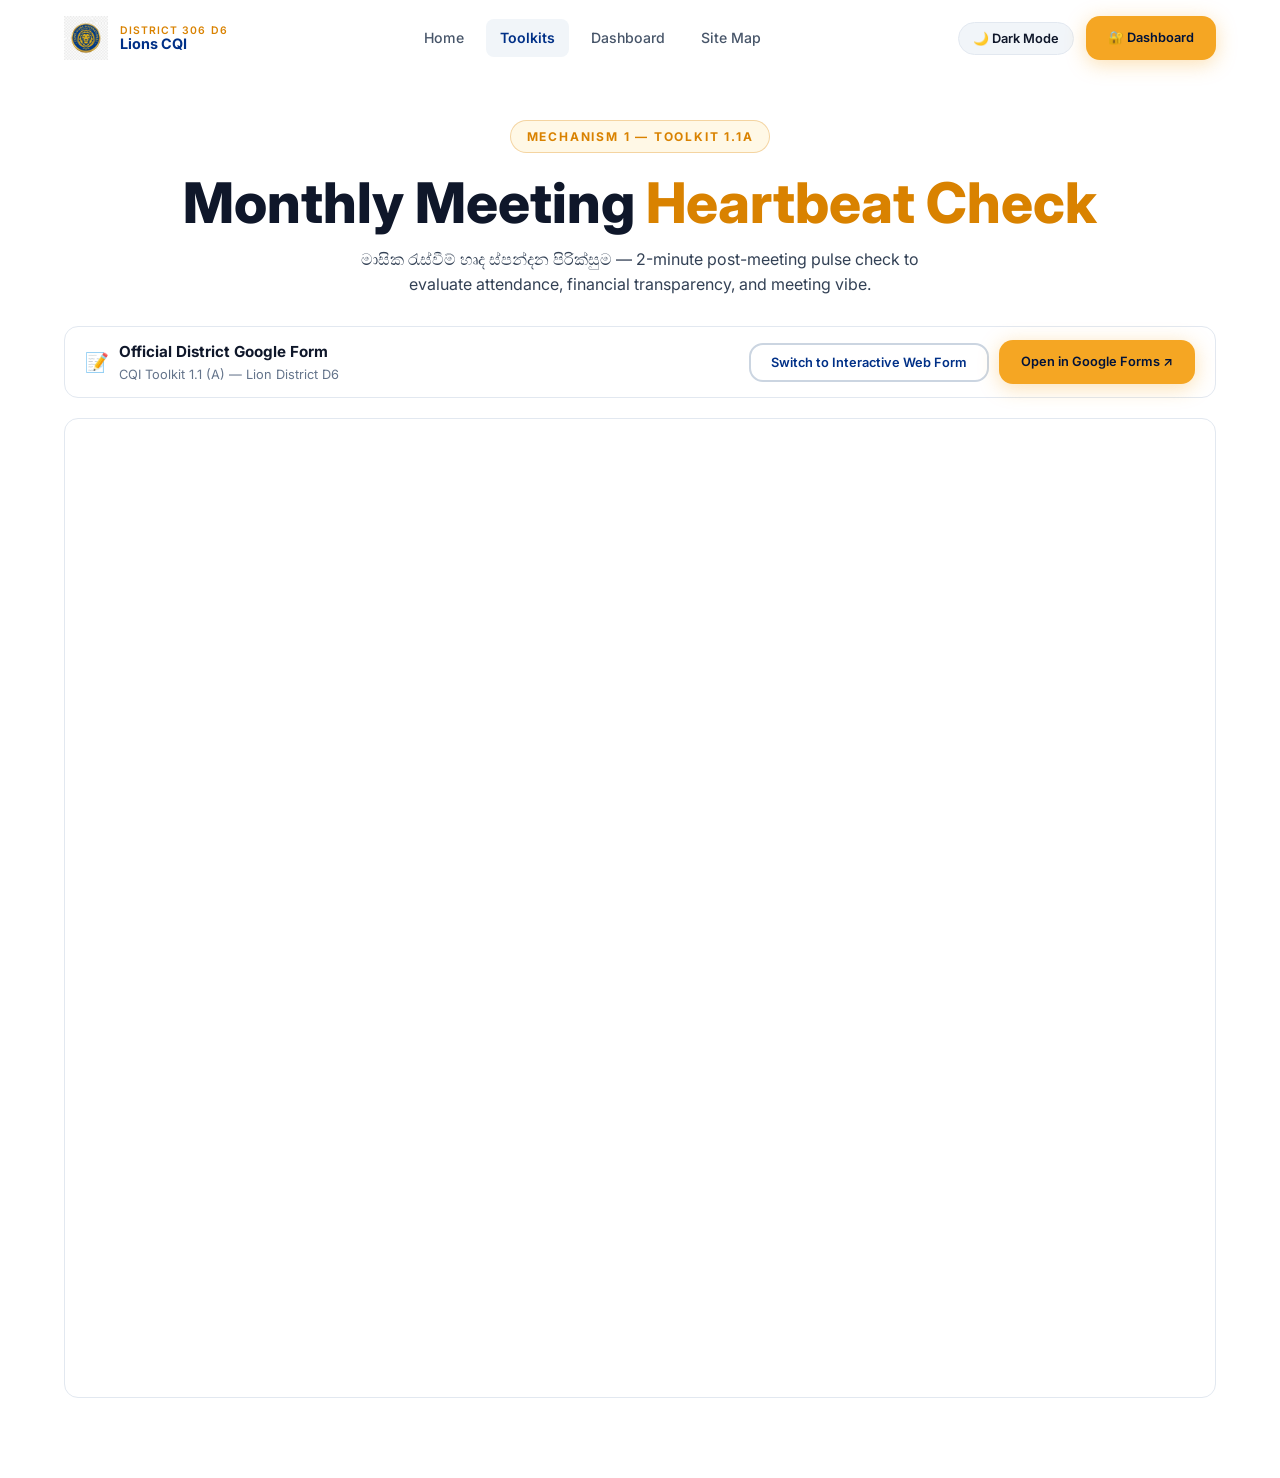
<file: website/toolkits/meeting.html>
<!DOCTYPE html>
<html lang="en">
<head>
<meta charset="UTF-8">
<meta name="viewport" content="width=device-width,initial-scale=1.0">
<title>T1.1A Meeting Heartbeat | Lions CQI 306 D6</title>
<link rel="stylesheet" href="../css/style.css">
<link rel="icon" href="../assets/lions-logo.png">
<style>
  .form-toggle-bar {
    display: flex;
    justify-content: space-between;
    align-items: center;
    background: var(--surface);
    border: 1px solid var(--border-subtle);
    padding: 12px 20px;
    border-radius: var(--r-md);
    margin-bottom: 20px;
    flex-wrap: wrap;
    gap: 12px;
  }
  .iframe-container {
    width: 100%;
    height: 980px;
    border-radius: var(--r-md);
    overflow: hidden;
    background: #ffffff;
    box-shadow: var(--shadow-lg);
    border: 1px solid var(--border-subtle);
  }
  .iframe-container iframe {
    width: 100%;
    height: 100%;
    border: 0;
  }
</style>
</head>
<body>
<nav class="navbar scrolled">
  <div class="container nav-inner">
    <a href="../index.html" class="nav-brand">
      <img src="../assets/lions-logo.png" alt="Lions Logo">
      <div class="nav-brand-text">
        <span>District 306 D6</span>
        <span>Lions CQI</span>
      </div>
    </a>
    <div class="nav-links">
      <a href="../index.html">Home</a>
      <a href="index.html" class="active">Toolkits</a>
      <a href="../dashboard.html">Dashboard</a>
      <a href="../sitemap.html">Site Map</a>
    </div>
    <a href="../dashboard.html" class="btn btn-primary btn-sm">🔐 Dashboard</a>
  </div>
</nav>

<div style="padding:120px 0 80px;">
  <div class="container">
    <div class="text-center" style="margin-bottom:28px;">
      <div class="section-label">Mechanism 1 — Toolkit 1.1A</div>
      <h1>Monthly Meeting <span class="text-gold">Heartbeat Check</span></h1>
      <p style="max-width:620px;margin:12px auto 0;color:var(--text-secondary);">
        මාසික රැස්වීම් හෘද ස්පන්දන පිරික්සුම — 2-minute post-meeting pulse check to evaluate attendance, financial transparency, and meeting vibe.
      </p>
    </div>

    <!-- Google Form Action & Toggle Bar -->
    <div class="form-toggle-bar">
      <div style="display:flex;align-items:center;gap:10px;">
        <span style="font-size:1.2rem;">📝</span>
        <div>
          <strong style="font-size:0.95rem;color:var(--text-primary);">Official District Google Form</strong>
          <span style="font-size:0.8rem;color:var(--text-muted);display:block;">CQI Toolkit 1.1 (A) — Lion District D6</span>
        </div>
      </div>
      <div style="display:flex;gap:10px;align-items:center;">
        <button id="toggleBtn" class="btn btn-outline btn-sm" onclick="toggleFormView()">Switch to Interactive Web Form</button>
        <a href="https://docs.google.com/forms/d/1-8Sqm5CjFcr0zLfAgEKZI73rIF_5bx3f2chikvAPPYs/viewform" target="_blank" rel="noopener" class="btn btn-primary btn-sm">
          Open in Google Forms ↗
        </a>
      </div>
    </div>

    <!-- Official Google Form Embed Container -->
    <div id="googleFormView" class="iframe-container">
      <iframe src="https://docs.google.com/forms/d/e/1FAIpQLSc_1-8Sqm5CjFcr0zLfAgEKZI73rIF_5bx3f2chikvAPPYs/viewform?embedded=true" 
              id="gformIframe"
              title="CQI Toolkit 1.1 (A) Google Form">
        Loading form...
      </iframe>
    </div>

    <!-- Interactive Native Web Form View (Local Persistence Enabled) -->
    <div id="webFormView" style="display:none;" class="form-wrap">
      <div class="form-card">
        <form id="meetingForm" onsubmit="handleMeetingSubmit(event)">
          <div style="margin-bottom:20px;padding:12px;background:rgba(197, 155, 39, 0.1);border-radius:var(--r-sm);border:1px solid rgba(197, 155, 39, 0.3);">
            <p style="font-size:0.85rem;color:var(--gold);margin:0;">
              ⚡ <strong>Live Data Simulator:</strong> Submitting via this web form instantly saves and populates data on your live District Dashboard!
            </p>
          </div>

          <div class="form-group">
            <label>Club Name <span>*</span></label>
            <select id="meetingClub" class="form-control" required></select>
          </div>
          <div class="form-group">
            <label>Reporting Month & Date <span>*</span></label>
            <input id="meetingDate" type="date" class="form-control" required>
          </div>
          <div class="form-group">
            <label>CQI Coordinator / Reporter Name <span>*</span></label>
            <input id="meetingCoordinator" class="form-control" type="text" placeholder="e.g. Lion Sarath Gamage" required>
          </div>

          <div style="display:grid;grid-template-columns:1fr 1fr;gap:16px;margin-bottom:16px;">
            <div class="form-group">
              <label>Attendance Percentage (%) <span>*</span></label>
              <input id="meetingAttendance" class="form-control" type="number" min="0" max="100" placeholder="e.g. 85" required>
            </div>
            <div class="form-group">
              <label>Agenda Completion (%) <span>*</span></label>
              <input id="meetingAgenda" class="form-control" type="number" min="0" max="100" placeholder="e.g. 90" required>
            </div>
          </div>

          <div class="form-group">
            <label>Was Financial Report Tabled & Approved? <span>*</span></label>
            <select id="meetingFinance" class="form-control" required>
              <option value="true">Yes — Financial statement presented clearly</option>
              <option value="false">No — Financial report omitted or disputed</option>
            </select>
          </div>

          <div class="form-group">
            <label>Overall Meeting Vibe & Engagement (1 - 5 Stars) <span>*</span></label>
            <select id="meetingVibe" class="form-control" required>
              <option value="5">⭐⭐⭐⭐⭐ Excellent — High enthusiasm & active involvement</option>
              <option value="4">⭐⭐⭐⭐ Good — Productive discussion with strong attendance</option>
              <option value="3">⭐⭐⭐ Moderate — Routine meeting with basic engagement</option>
              <option value="2">⭐⭐ Low — Lack of quorum / tension over agenda items</option>
              <option value="1">⭐ Poor — Cancelled or unresolved conflict</option>
            </select>
          </div>

          <div class="form-group">
            <label>Key Discussion Points / Friction Notes</label>
            <textarea id="meetingNotes" class="form-control" rows="3" placeholder="Briefly describe key decisions made or friction observed..."></textarea>
          </div>

          <div class="form-actions" style="margin-top:28px;">
            <a href="index.html" class="btn btn-glass">← Back to Toolkits</a>
            <button type="submit" class="btn btn-primary">Submit Heartbeat & Update Dashboard 🚀</button>
          </div>
        </form>
      </div>
    </div>
  </div>
</div>

<script src="../js/mock-data.js"></script>
<script src="../js/main.js"></script>
<script>
  document.addEventListener("DOMContentLoaded", () => {
    const clubSelect = document.getElementById("meetingClub");
    if (clubSelect && window.RAW_DISTRICT_CLUBS) {
      clubSelect.innerHTML = '<option value="">Select your club...</option>';
      RAW_DISTRICT_CLUBS.forEach(c => {
        const opt = document.createElement("option");
        opt.value = c.name;
        opt.textContent = `${c.name} (${c.region} · ${c.zone})`;
        clubSelect.appendChild(opt);
      });
    }
    document.getElementById("meetingDate").value = new Date().toISOString().split("T")[0];
  });

  function toggleFormView() {
    const gView = document.getElementById('googleFormView');
    const wView = document.getElementById('webFormView');
    const btn = document.getElementById('toggleBtn');

    if (gView.style.display === 'none') {
      gView.style.display = 'block';
      wView.style.display = 'none';
      btn.textContent = 'Switch to Interactive Web Form';
    } else {
      gView.style.display = 'none';
      wView.style.display = 'block';
      btn.textContent = 'Switch to Google Form Embed';
    }
  }

  function handleMeetingSubmit(e) {
    e.preventDefault();
    const club = document.getElementById("meetingClub").value;
    const date = document.getElementById("meetingDate").value;
    const coordinator = document.getElementById("meetingCoordinator").value;
    const attendance = parseInt(document.getElementById("meetingAttendance").value) || 75;
    const agendaCompletion = parseInt(document.getElementById("meetingAgenda").value) || 85;
    const financeShared = document.getElementById("meetingFinance").value === "true";
    const vibeScore = parseFloat(document.getElementById("meetingVibe").value) || 4;
    const notes = document.getElementById("meetingNotes").value || "Meeting submitted cleanly via CQI Web Form.";

    const entry = {
      id: "M-" + Date.now(),
      club,
      date,
      month: "August 2026",
      coordinator,
      attendance,
      agendaCompletion,
      financeShared,
      vibeScore,
      notes
    };

    saveSubmission("meetings", entry);
    showToast(`Meeting Heartbeat saved for ${club}! Updating dashboard...`, "success");

    setTimeout(() => {
      sessionStorage.setItem("cqi_tier", "tier3");
      sessionStorage.setItem("cqi_email", club.toLowerCase().replace(/[^a-z0-9]/g, '') + "@lions306d6.lk");
      sessionStorage.setItem("cqi_name", `${club} Officer`);
      location.href = "../dashboard.html";
    }, 1200);
  }
</script>
</body>
</html>
</file>
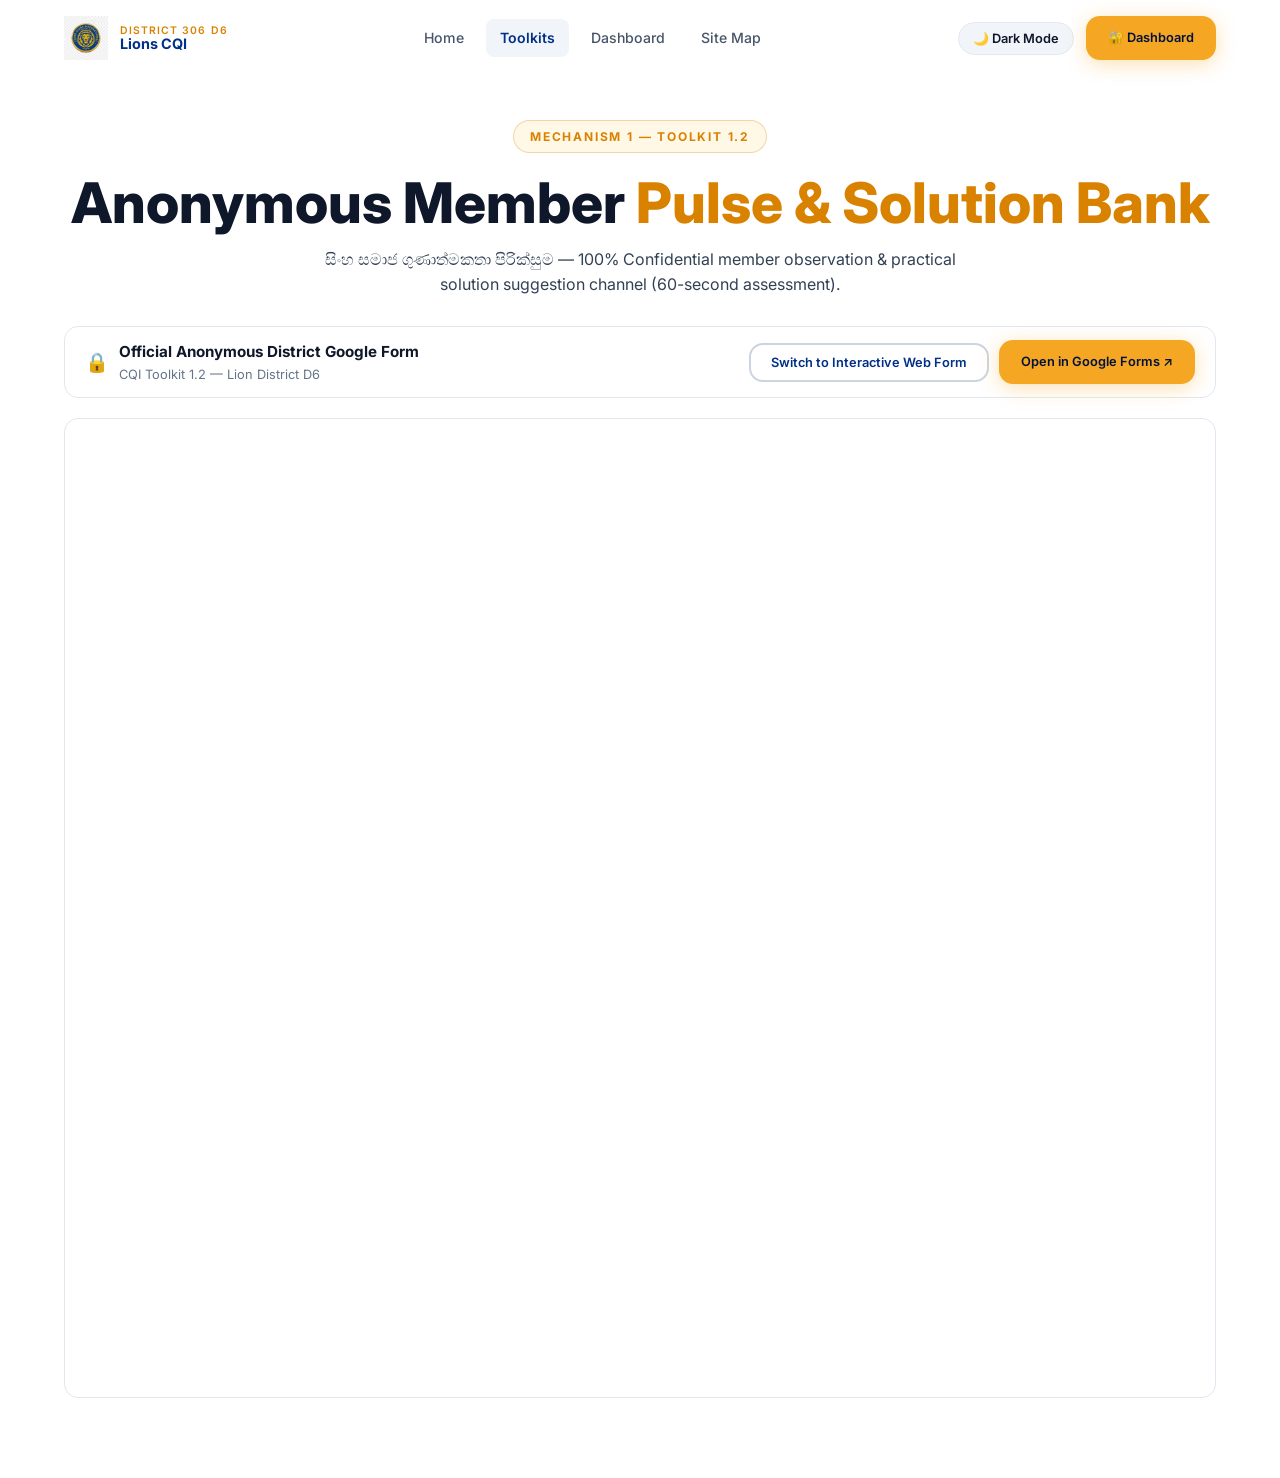
<file: website/toolkits/member.html>
<!DOCTYPE html>
<html lang="en">
<head>
<meta charset="UTF-8">
<meta name="viewport" content="width=device-width,initial-scale=1.0">
<title>T1.2 Anonymous Member Pulse | Lions CQI 306 D6</title>
<link rel="stylesheet" href="../css/style.css">
<link rel="icon" href="../assets/lions-logo.png">
<style>
  .form-toggle-bar {
    display: flex;
    justify-content: space-between;
    align-items: center;
    background: var(--surface);
    border: 1px solid var(--border-subtle);
    padding: 12px 20px;
    border-radius: var(--r-md);
    margin-bottom: 20px;
    flex-wrap: wrap;
    gap: 12px;
  }
  .iframe-container {
    width: 100%;
    height: 980px;
    border-radius: var(--r-md);
    overflow: hidden;
    background: #ffffff;
    box-shadow: var(--shadow-lg);
    border: 1px solid var(--border-subtle);
  }
  .iframe-container iframe {
    width: 100%;
    height: 100%;
    border: 0;
  }
</style>
</head>
<body>
<nav class="navbar scrolled">
  <div class="container nav-inner">
    <a href="../index.html" class="nav-brand">
      <img src="../assets/lions-logo.png" alt="Lions Logo">
      <div class="nav-brand-text">
        <span>District 306 D6</span>
        <span>Lions CQI</span>
      </div>
    </a>
    <div class="nav-links">
      <a href="../index.html">Home</a>
      <a href="index.html" class="active">Toolkits</a>
      <a href="../dashboard.html">Dashboard</a>
      <a href="../sitemap.html">Site Map</a>
    </div>
    <a href="../dashboard.html" class="btn btn-primary btn-sm">🔐 Dashboard</a>
  </div>
</nav>

<div style="padding:120px 0 80px;">
  <div class="container">
    <div class="text-center" style="margin-bottom:28px;">
      <div class="section-label">Mechanism 1 — Toolkit 1.2</div>
      <h1>Anonymous Member <span class="text-gold">Pulse & Solution Bank</span></h1>
      <p style="max-width:640px;margin:12px auto 0;color:var(--text-secondary);">
        සිංහ සමාජ ගුණාත්මකතා පිරික්සුම — 100% Confidential member observation & practical solution suggestion channel (60-second assessment).
      </p>
    </div>

    <!-- Google Form Action & Toggle Bar -->
    <div class="form-toggle-bar">
      <div style="display:flex;align-items:center;gap:10px;">
        <span style="font-size:1.2rem;">🔒</span>
        <div>
          <strong style="font-size:0.95rem;color:var(--text-primary);">Official Anonymous District Google Form</strong>
          <span style="font-size:0.8rem;color:var(--text-muted);display:block;">CQI Toolkit 1.2 — Lion District D6</span>
        </div>
      </div>
      <div style="display:flex;gap:10px;align-items:center;">
        <button id="toggleBtn" class="btn btn-outline btn-sm" onclick="toggleFormView()">Switch to Interactive Web Form</button>
        <a href="https://docs.google.com/forms/d/1nbvgES1qyN3sY3cYu3wNenyOZH7MmwK9oIS2CWOoh4g/viewform" target="_blank" rel="noopener" class="btn btn-primary btn-sm">
          Open in Google Forms ↗
        </a>
      </div>
    </div>

    <!-- Official Google Form Embed Container -->
    <div id="googleFormView" class="iframe-container">
      <iframe src="https://docs.google.com/forms/d/1nbvgES1qyN3sY3cYu3wNenyOZH7MmwK9oIS2CWOoh4g/viewform?embedded=true" 
              id="gformIframe"
              title="CQI Toolkit 1.2 Google Form">
        Loading form...
      </iframe>
    </div>

    <!-- Interactive Web View -->
    <div id="webFormView" style="display:none;" class="form-wrap">
      <div class="form-card">
        <form onsubmit="handleMemberSubmit(event)">
          <div style="margin-bottom:20px;padding:12px;background:rgba(46, 204, 113, 0.1);border-radius:var(--r-sm);border:1px solid rgba(46, 204, 113, 0.3);">
            <p style="font-size:0.85rem;color:#2ecc71;margin:0;">
              🛡️ <strong>100% Confidential & Anonymous:</strong> No identity details are tracked. Your bottom-up observation will be fed directly to the District Solution Bank.
            </p>
          </div>

          <div class="form-group">
            <label>Target Club Name <span>*</span></label>
            <select id="memberClub" class="form-control" required></select>
          </div>

          <div class="form-group">
            <label>Domain / Category <span>*</span></label>
            <select id="memberDomain" class="form-control" required>
              <option>Finance & Admin</option>
              <option>Leadership & Decision-making</option>
              <option>Member Unity & Meetings</option>
              <option>Projects & Community Service</option>
              <option>Communication & Transparency</option>
            </select>
          </div>

          <div class="form-group">
            <label>Observation / Risk Identified <span>*</span></label>
            <textarea id="memberObservation" class="form-control" rows="3" placeholder="Describe any unspoken friction point or systemic risk you have noticed..." required></textarea>
          </div>

          <div class="form-group">
            <label>Proposed Practical Solution <span>*</span></label>
            <textarea id="memberSolution" class="form-control" rows="3" placeholder="Propose a simple, actionable solution that leaders can implement..." required></textarea>
          </div>

          <div class="form-actions" style="margin-top:28px;">
            <a href="index.html" class="btn btn-glass">← Back to Toolkits</a>
            <button type="submit" class="btn btn-primary">Submit to District Solution Bank 💡</button>
          </div>
        </form>
      </div>
    </div>
  </div>
</div>

<script src="../js/mock-data.js"></script>
<script src="../js/main.js"></script>
<script>
  document.addEventListener("DOMContentLoaded", () => {
    const clubSelect = document.getElementById("memberClub");
    if (clubSelect && window.RAW_DISTRICT_CLUBS) {
      clubSelect.innerHTML = '<option value="">Select target club...</option>';
      RAW_DISTRICT_CLUBS.forEach(c => {
        const opt = document.createElement("option");
        opt.value = c.name;
        opt.textContent = `${c.name} (${c.region} · ${c.zone})`;
        clubSelect.appendChild(opt);
      });
    }
  });

  function toggleFormView() {
    const gView = document.getElementById('googleFormView');
    const wView = document.getElementById('webFormView');
    const btn = document.getElementById('toggleBtn');

    if (gView.style.display === 'none') {
      gView.style.display = 'block';
      wView.style.display = 'none';
      btn.textContent = 'Switch to Interactive Web Form';
    } else {
      gView.style.display = 'none';
      wView.style.display = 'block';
      btn.textContent = 'Switch to Google Form Embed';
    }
  }

  function handleMemberSubmit(e) {
    e.preventDefault();
    const club = document.getElementById("memberClub").value;
    const domain = document.getElementById("memberDomain").value;
    const observation = document.getElementById("memberObservation").value;
    const solution = document.getElementById("memberSolution").value;

    const entry = {
      id: Date.now(),
      club,
      domain,
      observation,
      solution,
      date: new Date().toISOString().split("T")[0],
      status: "Submitted to Solution Bank"
    };

    saveSubmission("solutions", entry);
    showToast(`Anonymous observation & solution submitted for ${club}! Added to Solution Bank.`, "success");

    setTimeout(() => {
      sessionStorage.setItem("cqi_tier", "tier1");
      sessionStorage.setItem("cqi_email", "governor@lions306d6.lk");
      location.href = "../dashboard.html#solutions";
    }, 1200);
  }
</script>
</body>
</html>
</file>
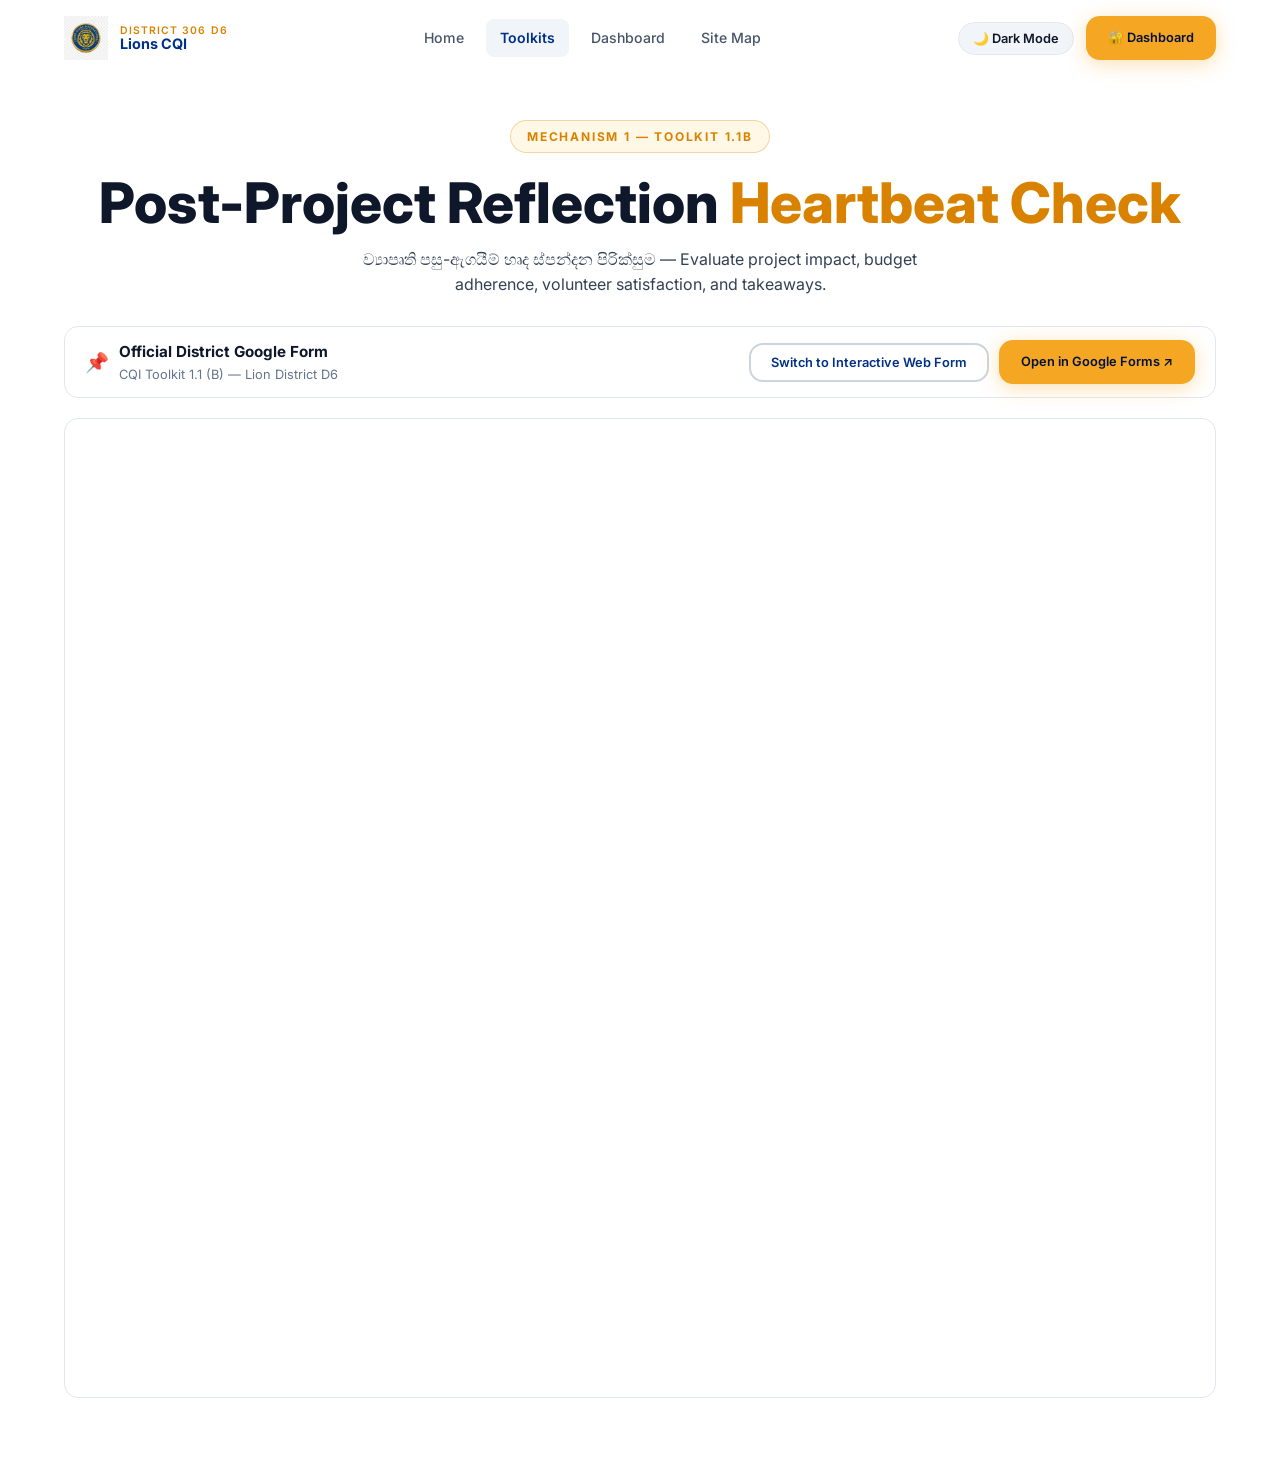
<file: website/toolkits/project.html>
<!DOCTYPE html>
<html lang="en">
<head>
<meta charset="UTF-8">
<meta name="viewport" content="width=device-width,initial-scale=1.0">
<title>T1.1B Post-Project Check | Lions CQI 306 D6</title>
<link rel="stylesheet" href="../css/style.css">
<link rel="icon" href="../assets/lions-logo.png">
<style>
  .form-toggle-bar {
    display: flex;
    justify-content: space-between;
    align-items: center;
    background: var(--surface);
    border: 1px solid var(--border-subtle);
    padding: 12px 20px;
    border-radius: var(--r-md);
    margin-bottom: 20px;
    flex-wrap: wrap;
    gap: 12px;
  }
  .iframe-container {
    width: 100%;
    height: 980px;
    border-radius: var(--r-md);
    overflow: hidden;
    background: #ffffff;
    box-shadow: var(--shadow-lg);
    border: 1px solid var(--border-subtle);
  }
  .iframe-container iframe {
    width: 100%;
    height: 100%;
    border: 0;
  }
</style>
</head>
<body>
<nav class="navbar scrolled">
  <div class="container nav-inner">
    <a href="../index.html" class="nav-brand">
      <img src="../assets/lions-logo.png" alt="Lions Logo">
      <div class="nav-brand-text">
        <span>District 306 D6</span>
        <span>Lions CQI</span>
      </div>
    </a>
    <div class="nav-links">
      <a href="../index.html">Home</a>
      <a href="index.html" class="active">Toolkits</a>
      <a href="../dashboard.html">Dashboard</a>
      <a href="../sitemap.html">Site Map</a>
    </div>
    <a href="../dashboard.html" class="btn btn-primary btn-sm">🔐 Dashboard</a>
  </div>
</nav>

<div style="padding:120px 0 80px;">
  <div class="container">
    <div class="text-center" style="margin-bottom:28px;">
      <div class="section-label">Mechanism 1 — Toolkit 1.1B</div>
      <h1>Post-Project Reflection <span class="text-gold">Heartbeat Check</span></h1>
      <p style="max-width:620px;margin:12px auto 0;color:var(--text-secondary);">
        ව්‍යාපෘති පසු-ඇගයීම් හෘද ස්පන්දන පිරික්සුම — Evaluate project impact, budget adherence, volunteer satisfaction, and takeaways.
      </p>
    </div>

    <!-- Google Form Action & Toggle Bar -->
    <div class="form-toggle-bar">
      <div style="display:flex;align-items:center;gap:10px;">
        <span style="font-size:1.2rem;">📌</span>
        <div>
          <strong style="font-size:0.95rem;color:var(--text-primary);">Official District Google Form</strong>
          <span style="font-size:0.8rem;color:var(--text-muted);display:block;">CQI Toolkit 1.1 (B) — Lion District D6</span>
        </div>
      </div>
      <div style="display:flex;gap:10px;align-items:center;">
        <button id="toggleBtn" class="btn btn-outline btn-sm" onclick="toggleFormView()">Switch to Interactive Web Form</button>
        <a href="https://docs.google.com/forms/d/1beJ77wFMox4ciRo8ycWH7BbJzyf6edxwdK543ei-0nU/viewform" target="_blank" rel="noopener" class="btn btn-primary btn-sm">
          Open in Google Forms ↗
        </a>
      </div>
    </div>

    <!-- Official Google Form Embed Container -->
    <div id="googleFormView" class="iframe-container">
      <iframe src="https://docs.google.com/forms/d/1beJ77wFMox4ciRo8ycWH7BbJzyf6edxwdK543ei-0nU/viewform?embedded=true" 
              id="gformIframe"
              title="CQI Toolkit 1.1 (B) Google Form">
        Loading form...
      </iframe>
    </div>

    <!-- Interactive Web View -->
    <div id="webFormView" style="display:none;" class="form-wrap">
      <div class="form-card">
        <form onsubmit="handleProjectSubmit(event)">
          <div style="margin-bottom:20px;padding:12px;background:rgba(197, 155, 39, 0.1);border-radius:var(--r-sm);border:1px solid rgba(197, 155, 39, 0.3);">
            <p style="font-size:0.85rem;color:var(--gold);margin:0;">
              ⚡ <strong>Live Project Evaluator:</strong> Save your post-project reflection directly into your club's live CQI history.
            </p>
          </div>

          <div class="form-group">
            <label>Club Name <span>*</span></label>
            <select id="projectClub" class="form-control" required></select>
          </div>
          <div class="form-group">
            <label>Project Title <span>*</span></label>
            <input id="projectName" class="form-control" type="text" placeholder="e.g. Vision Care Camp Phase 2" required>
          </div>
          <div class="form-group">
            <label>Project Chairperson / Lead <span>*</span></label>
            <input id="projectChair" class="form-control" type="text" placeholder="Full name of project chairperson" required>
          </div>

          <div style="display:grid;grid-template-columns:1fr 1fr;gap:16px;">
            <div class="form-group">
              <label>Focus Service Pillar <span>*</span></label>
              <select id="projectPillar" class="form-control" required>
                <option>Vision</option>
                <option>Hunger Relief</option>
                <option>Diabetes & Health</option>
                <option>Environment</option>
                <option>Childhood Cancer</option>
                <option>Youth Empowerment</option>
                <option>Community Infrastructure</option>
              </select>
            </div>
            <div class="form-group">
              <label>Budget Adherence Status <span>*</span></label>
              <select id="projectBudget" class="form-control" required>
                <option value="On Budget">On Budget — Expenditures matched estimate</option>
                <option value="Under Budget">Under Budget — Saved funds</option>
                <option value="Over Budget">Over Budget — Exceeded initial estimate</option>
              </select>
            </div>
          </div>

          <div style="display:grid;grid-template-columns:1fr 1fr;gap:16px;">
            <div class="form-group">
              <label>Beneficiaries Reached (Count) <span>*</span></label>
              <input id="projectBeneficiaries" type="number" class="form-control" placeholder="e.g. 250" min="1" required>
            </div>
            <div class="form-group">
              <label>Volunteer Morale & Satisfaction <span>*</span></label>
              <select id="projectMorale" class="form-control" required>
                <option value="5">5/5 — Highly Inspired Team</option>
                <option value="4">4/5 — Good Collaboration</option>
                <option value="3">3/5 — Adequate Morale</option>
                <option value="2">2/5 — High Fatigue / Miscommunication</option>
              </select>
            </div>
          </div>

          <div class="form-group">
            <label>Key Takeaways & Lessons Learned <span>*</span></label>
            <textarea id="projectTakeaways" class="form-control" rows="3" placeholder="What worked well? What should be improved for the next project?" required></textarea>
          </div>

          <div class="form-actions" style="margin-top:28px;">
            <a href="index.html" class="btn btn-glass">← Back to Toolkits</a>
            <button type="submit" class="btn btn-primary">Submit Post-Project Check 📌</button>
          </div>
        </form>
      </div>
    </div>
  </div>
</div>

<script src="../js/mock-data.js"></script>
<script src="../js/main.js"></script>
<script>
  document.addEventListener("DOMContentLoaded", () => {
    const clubSelect = document.getElementById("projectClub");
    if (clubSelect && window.RAW_DISTRICT_CLUBS) {
      clubSelect.innerHTML = '<option value="">Select your club...</option>';
      RAW_DISTRICT_CLUBS.forEach(c => {
        const opt = document.createElement("option");
        opt.value = c.name;
        opt.textContent = `${c.name} (${c.region} · ${c.zone})`;
        clubSelect.appendChild(opt);
      });
    }
  });

  function toggleFormView() {
    const gView = document.getElementById('googleFormView');
    const wView = document.getElementById('webFormView');
    const btn = document.getElementById('toggleBtn');

    if (gView.style.display === 'none') {
      gView.style.display = 'block';
      wView.style.display = 'none';
      btn.textContent = 'Switch to Interactive Web Form';
    } else {
      gView.style.display = 'none';
      wView.style.display = 'block';
      btn.textContent = 'Switch to Google Form Embed';
    }
  }

  function handleProjectSubmit(e) {
    e.preventDefault();
    const club = document.getElementById("projectClub").value;
    const project = document.getElementById("projectName").value;
    const chair = document.getElementById("projectChair").value;
    const pillar = document.getElementById("projectPillar").value;
    const budgetAdherence = document.getElementById("projectBudget").value;
    const beneficiaries = parseInt(document.getElementById("projectBeneficiaries").value) || 100;
    const volunteerSatisfaction = parseFloat(document.getElementById("projectMorale").value) || 4.5;
    const takeaways = document.getElementById("projectTakeaways").value;

    const entry = {
      id: "P-" + Date.now(),
      club,
      project,
      chair,
      pillar,
      budgetAdherence,
      beneficiaries,
      volunteerSatisfaction,
      date: new Date().toISOString().split("T")[0],
      takeaways
    };

    saveSubmission("projects", entry);
    showToast(`Post-Project reflection saved for ${club}! Updating dashboard...`, "success");

    setTimeout(() => {
      sessionStorage.setItem("cqi_tier", "tier3");
      sessionStorage.setItem("cqi_email", club.toLowerCase().replace(/[^a-z0-9]/g, '') + "@lions306d6.lk");
      sessionStorage.setItem("cqi_name", `${club} Officer`);
      location.href = "../dashboard.html";
    }, 1200);
  }
</script>
</body>
</html>
</file>
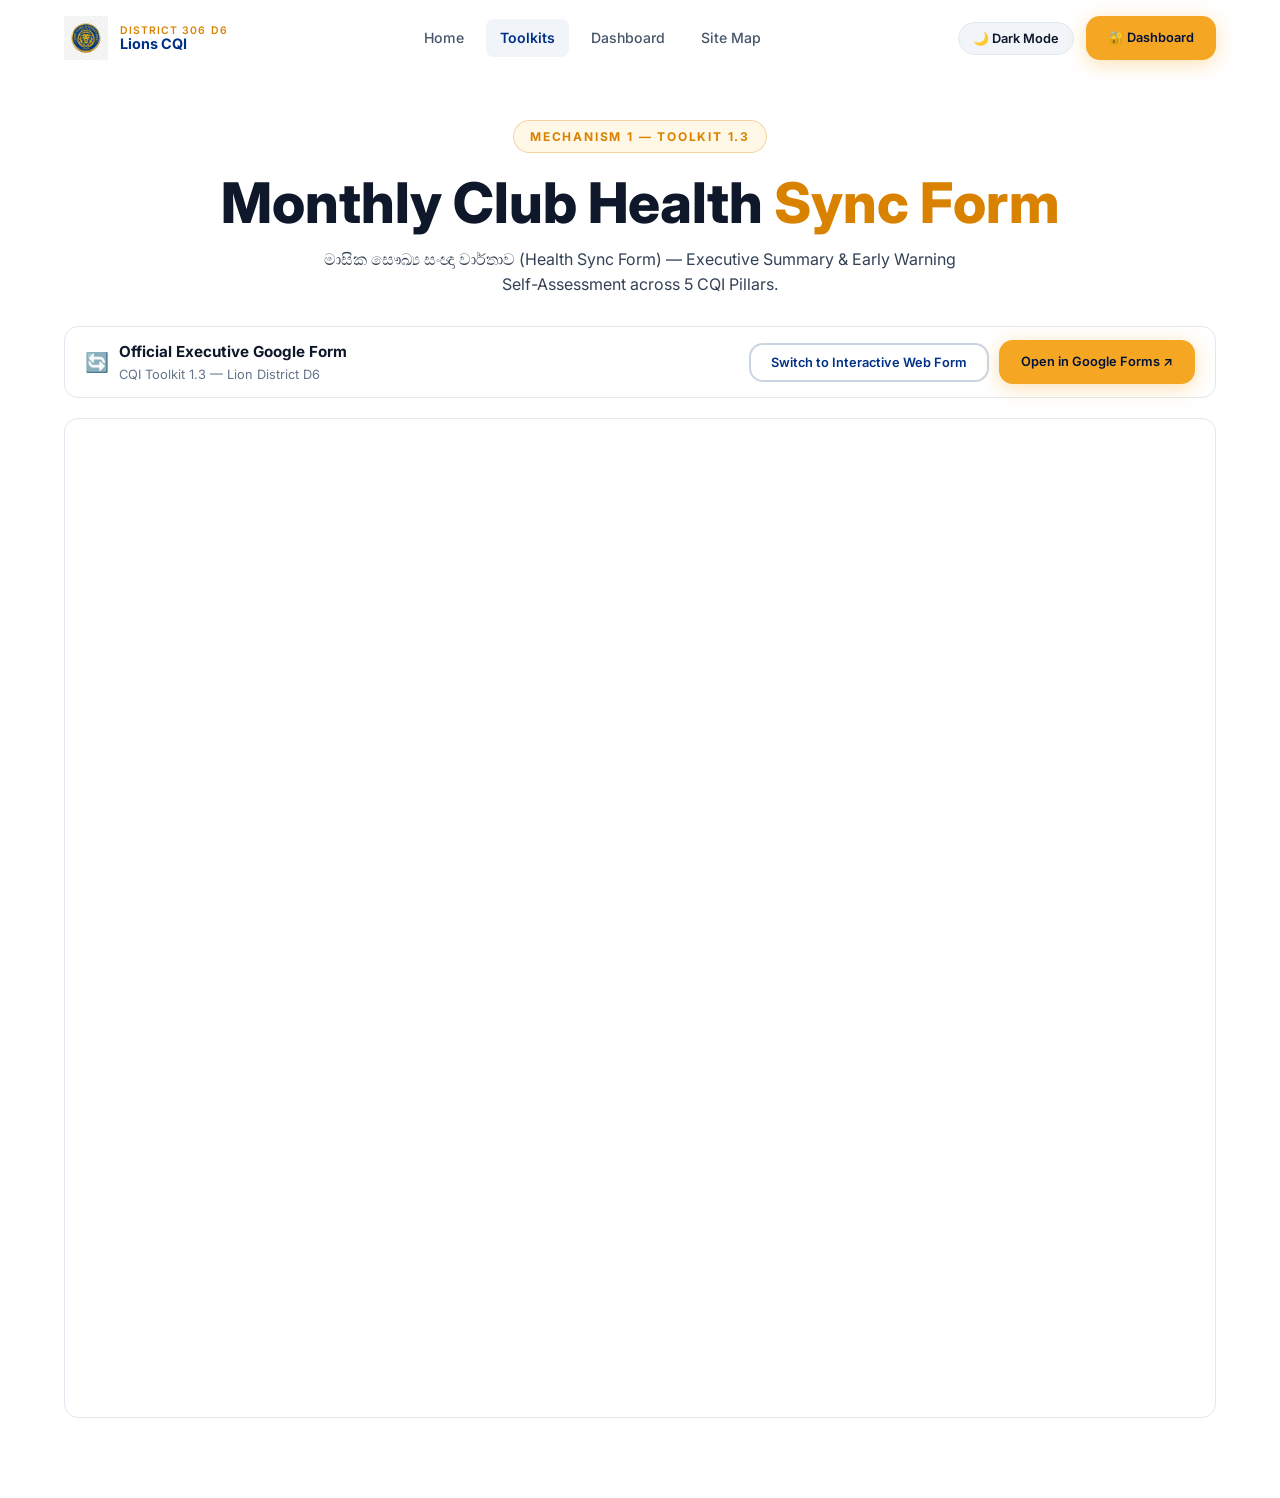
<file: website/toolkits/sync.html>
<!DOCTYPE html>
<html lang="en">
<head>
<meta charset="UTF-8">
<meta name="viewport" content="width=device-width,initial-scale=1.0">
<title>T1.3 Monthly Health Sync | Lions CQI 306 D6</title>
<link rel="stylesheet" href="../css/style.css">
<link rel="icon" href="../assets/lions-logo.png">
<style>
  .form-toggle-bar {
    display: flex;
    justify-content: space-between;
    align-items: center;
    background: var(--surface);
    border: 1px solid var(--border-subtle);
    padding: 12px 20px;
    border-radius: var(--r-md);
    margin-bottom: 20px;
    flex-wrap: wrap;
    gap: 12px;
  }
  .iframe-container {
    width: 100%;
    height: 1000px;
    border-radius: var(--r-md);
    overflow: hidden;
    background: #ffffff;
    box-shadow: var(--shadow-lg);
    border: 1px solid var(--border-subtle);
  }
  .iframe-container iframe {
    width: 100%;
    height: 100%;
    border: 0;
  }
</style>
</head>
<body>
<nav class="navbar scrolled">
  <div class="container nav-inner">
    <a href="../index.html" class="nav-brand">
      <img src="../assets/lions-logo.png" alt="Lions Logo">
      <div class="nav-brand-text">
        <span>District 306 D6</span>
        <span>Lions CQI</span>
      </div>
    </a>
    <div class="nav-links">
      <a href="../index.html">Home</a>
      <a href="index.html" class="active">Toolkits</a>
      <a href="../dashboard.html">Dashboard</a>
      <a href="../sitemap.html">Site Map</a>
    </div>
    <a href="../dashboard.html" class="btn btn-primary btn-sm">🔐 Dashboard</a>
  </div>
</nav>

<div style="padding:120px 0 80px;">
  <div class="container">
    <div class="text-center" style="margin-bottom:28px;">
      <div class="section-label">Mechanism 1 — Toolkit 1.3</div>
      <h1>Monthly Club Health <span class="text-gold">Sync Form</span></h1>
      <p style="max-width:650px;margin:12px auto 0;color:var(--text-secondary);">
        මාසික සෞඛ්‍ය සංඥා වාර්තාව (Health Sync Form) — Executive Summary & Early Warning Self-Assessment across 5 CQI Pillars.
      </p>
    </div>

    <!-- Google Form Action & Toggle Bar -->
    <div class="form-toggle-bar">
      <div style="display:flex;align-items:center;gap:10px;">
        <span style="font-size:1.2rem;">🔄</span>
        <div>
          <strong style="font-size:0.95rem;color:var(--text-primary);">Official Executive Google Form</strong>
          <span style="font-size:0.8rem;color:var(--text-muted);display:block;">CQI Toolkit 1.3 — Lion District D6</span>
        </div>
      </div>
      <div style="display:flex;gap:10px;align-items:center;">
        <button id="toggleBtn" class="btn btn-outline btn-sm" onclick="toggleFormView()">Switch to Interactive Web Form</button>
        <a href="https://docs.google.com/forms/d/1Hb2_C9CQioMcbfnmyyQsQq7F23XYydigpAFtgATdENY/viewform" target="_blank" rel="noopener" class="btn btn-primary btn-sm">
          Open in Google Forms ↗
        </a>
      </div>
    </div>

    <!-- Official Google Form Embed Container -->
    <div id="googleFormView" class="iframe-container">
      <iframe src="https://docs.google.com/forms/d/1Hb2_C9CQioMcbfnmyyQsQq7F23XYydigpAFtgATdENY/viewform?embedded=true" 
              id="gformIframe"
              title="CQI Toolkit 1.3 Google Form">
        Loading form...
      </iframe>
    </div>

    <!-- Interactive Web View -->
    <div id="webFormView" style="display:none;" class="form-wrap">
      <div class="form-card">
        <form onsubmit="handleSyncSubmit(event)">
          <div style="margin-bottom:20px;padding:12px;background:rgba(245, 166, 35, 0.1);border-radius:var(--r-sm);border:1px solid rgba(245, 166, 35, 0.3);">
            <p style="font-size:0.85rem;color:var(--gold);margin:0;">
              📊 <strong>Self-Assessment Radar:</strong> Data submitted here updates your club's self-reported status in the Central Master Dashboard feed.
            </p>
          </div>

          <div class="form-group">
            <label>Club Name <span>*</span></label>
            <select id="syncClub" class="form-control" required></select>
          </div>

          <div class="form-group">
            <label>Reporting Month <span>*</span></label>
            <select id="syncMonth" class="form-control" required>
              <option>August 2026</option>
              <option>July 2026</option>
            </select>
          </div>

          <h4 style="margin:24px 0 14px;font-size:0.85rem;color:var(--gold);text-transform:uppercase;letter-spacing:0.08em;">Rate 5 CQI Pillars (1 - 5 Scale)</h4>

          <div style="display:grid;grid-template-columns:1fr 1fr;gap:16px;">
            <div class="form-group">
              <label>1. Membership Vitality & Retention <span>*</span></label>
              <select id="syncMembership" class="form-control" required>
                <option value="5">5/5 — High growth & active retention</option>
                <option value="4">4/5 — Stable membership base</option>
                <option value="3">3/5 — Slight drop in attendance</option>
                <option value="2">2/5 — High attrition risk</option>
              </select>
            </div>

            <div class="form-group">
              <label>2. Leadership & Shared Decisions <span>*</span></label>
              <select id="syncLeadership" class="form-control" required>
                <option value="5">5/5 — Highly harmonious & democratic</option>
                <option value="4">4/5 — Good consensus building</option>
                <option value="3">3/5 — Minor leadership disagreements</option>
                <option value="2">2/5 — Centralized decision friction</option>
              </select>
            </div>

            <div class="form-group">
              <label>3. Governance & Financial Integrity <span>*</span></label>
              <select id="syncAdmin" class="form-control" required>
                <option value="5">5/5 — All dues paid & reports tabled</option>
                <option value="4">4/5 — Satisfactory compliance</option>
                <option value="3">3/5 — Delayed MyLCI filing</option>
                <option value="2">2/5 — Severe financial delay</option>
              </select>
            </div>

            <div class="form-group">
              <label>4. Service Project Quality <span>*</span></label>
              <select id="syncService" class="form-control" required>
                <option value="5">5/5 — High community impact</option>
                <option value="4">4/5 — Regular service projects</option>
                <option value="3">3/5 — Average impact</option>
                <option value="2">2/5 — Postponed projects</option>
              </select>
            </div>
          </div>

          <div class="form-group">
            <label>5. Meeting Vibe & Fellowship <span>*</span></label>
            <select id="syncFellowship" class="form-control" required>
              <option value="5">5/5 — Inspiring fellowship</option>
              <option value="4">4/5 — Good atmosphere</option>
              <option value="3">3/5 — Low energy</option>
            </select>
          </div>

          <div class="form-group">
            <label>Overall Self-Assessed Health Status <span>*</span></label>
            <select id="syncStatus" class="form-control" required>
              <option value="green">🟢 Green — Healthy & High Performing</option>
              <option value="amber">🟡 Amber — Under Monitor / Needs Support</option>
              <option value="red">🔴 Red — Critical Operational Issues</option>
            </select>
          </div>

          <div class="form-group">
            <label>Primary Internal Challenge / Bottleneck</label>
            <textarea id="syncChallenge" class="form-control" rows="2" placeholder="Briefly state the primary focus area for improvement..."></textarea>
          </div>

          <div class="form-actions" style="margin-top:28px;">
            <a href="index.html" class="btn btn-glass">← Back to Toolkits</a>
            <button type="submit" class="btn btn-primary">Submit Monthly Health Sync 🔄</button>
          </div>
        </form>
      </div>
    </div>
  </div>
</div>

<script src="../js/mock-data.js"></script>
<script src="../js/main.js"></script>
<script>
  document.addEventListener("DOMContentLoaded", () => {
    const clubSelect = document.getElementById("syncClub");
    if (clubSelect && window.RAW_DISTRICT_CLUBS) {
      clubSelect.innerHTML = '<option value="">Select your club...</option>';
      RAW_DISTRICT_CLUBS.forEach(c => {
        const opt = document.createElement("option");
        opt.value = c.name;
        opt.textContent = `${c.name} (${c.region} · ${c.zone})`;
        clubSelect.appendChild(opt);
      });
    }
  });

  function toggleFormView() {
    const gView = document.getElementById('googleFormView');
    const wView = document.getElementById('webFormView');
    const btn = document.getElementById('toggleBtn');

    if (gView.style.display === 'none') {
      gView.style.display = 'block';
      wView.style.display = 'none';
      btn.textContent = 'Switch to Interactive Web Form';
    } else {
      gView.style.display = 'none';
      wView.style.display = 'block';
      btn.textContent = 'Switch to Google Form Embed';
    }
  }

  function handleSyncSubmit(e) {
    e.preventDefault();
    const club = document.getElementById("syncClub").value;
    const month = document.getElementById("syncMonth").value;
    const membership = parseInt(document.getElementById("syncMembership").value);
    const leadership = parseInt(document.getElementById("syncLeadership").value);
    const admin = parseInt(document.getElementById("syncAdmin").value);
    const service = parseInt(document.getElementById("syncService").value);
    const fellowship = parseInt(document.getElementById("syncFellowship").value);
    const overallStatus = document.getElementById("syncStatus").value;
    const primaryChallenge = document.getElementById("syncChallenge").value || "Monthly quality sync completed.";

    const entry = {
      id: "S-" + Date.now(),
      club,
      month,
      membership,
      leadership,
      admin,
      service,
      fellowship,
      overallStatus,
      primaryChallenge
    };

    saveSubmission("syncs", entry);
    showToast(`Monthly Health Sync report saved for ${club}! Updating dashboard...`, "success");

    setTimeout(() => {
      sessionStorage.setItem("cqi_tier", "tier3");
      sessionStorage.setItem("cqi_email", club.toLowerCase().replace(/[^a-z0-9]/g, '') + "@lions306d6.lk");
      sessionStorage.setItem("cqi_name", `${club} Officer`);
      location.href = "../dashboard.html";
    }, 1200);
  }
</script>
</body>
</html>
</file>
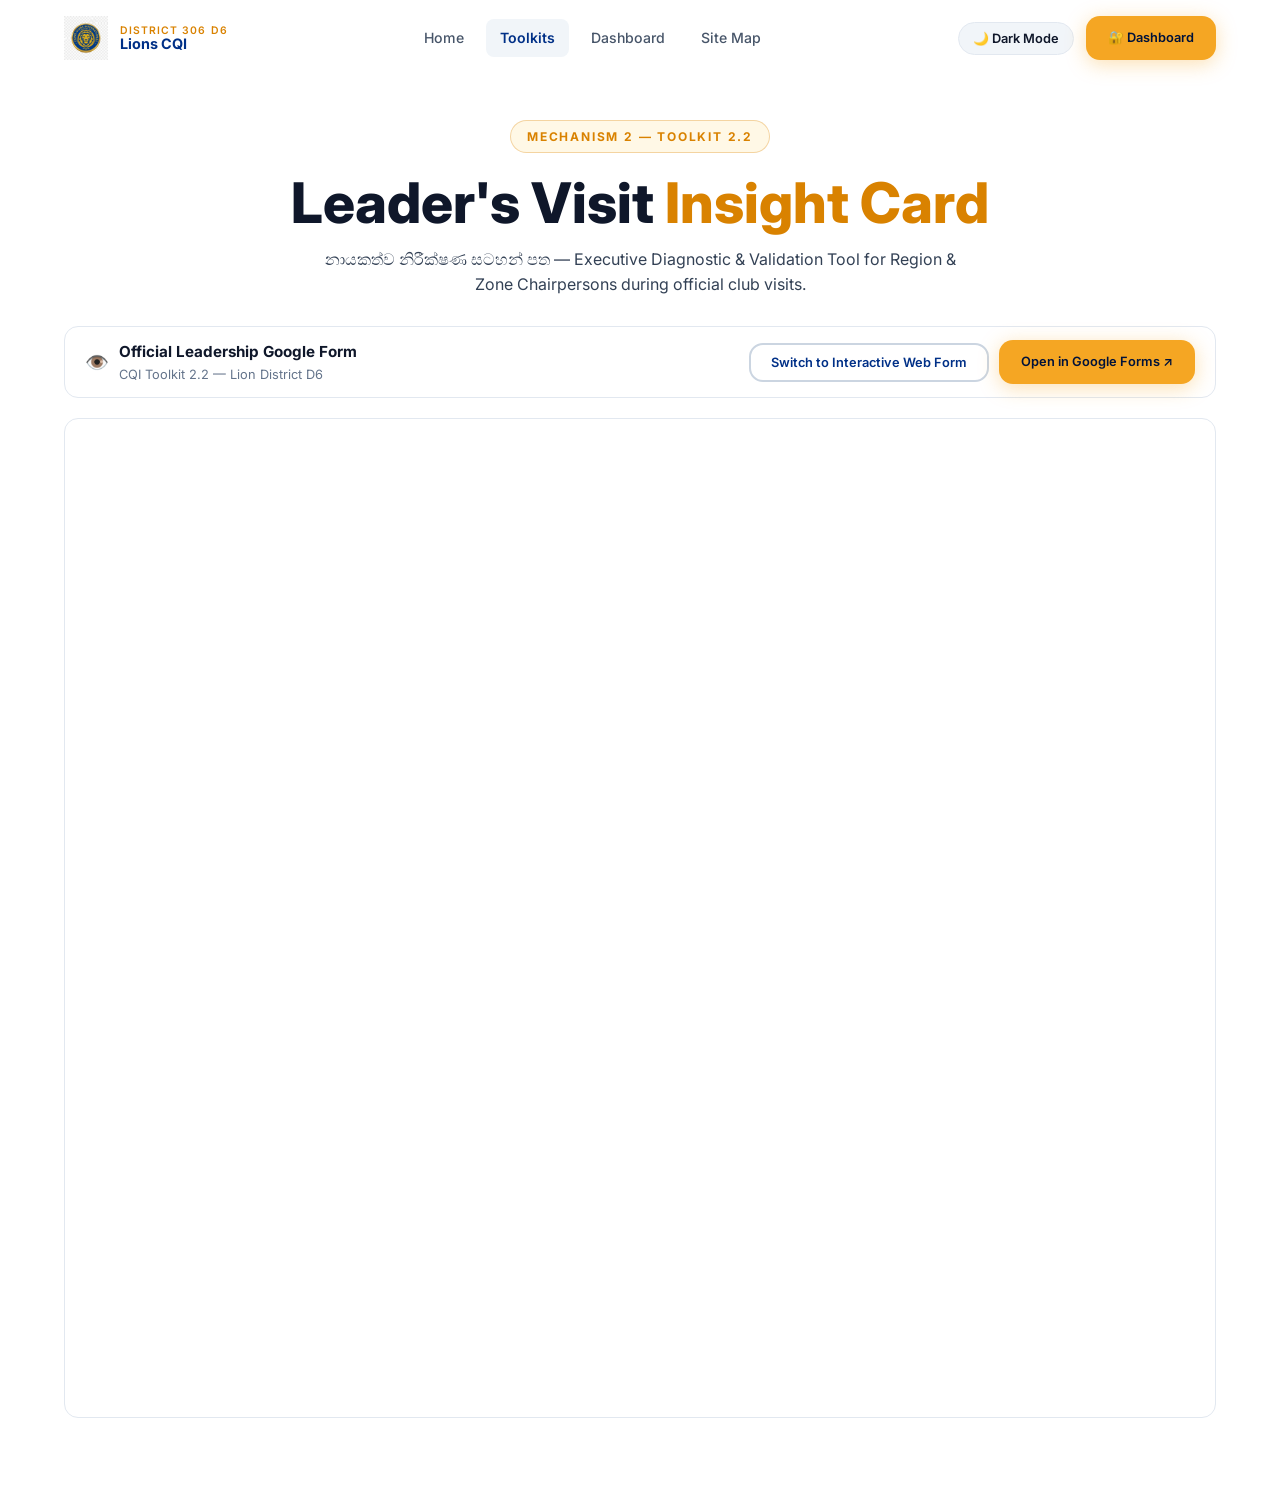
<file: website/toolkits/visit.html>
<!DOCTYPE html>
<html lang="en">
<head>
<meta charset="UTF-8">
<meta name="viewport" content="width=device-width,initial-scale=1.0">
<title>T2.2 Leader's Visit Insight Card | Lions CQI 306 D6</title>
<link rel="stylesheet" href="../css/style.css">
<link rel="icon" href="../assets/lions-logo.png">
<style>
  .form-toggle-bar {
    display: flex;
    justify-content: space-between;
    align-items: center;
    background: var(--surface);
    border: 1px solid var(--border-subtle);
    padding: 12px 20px;
    border-radius: var(--r-md);
    margin-bottom: 20px;
    flex-wrap: wrap;
    gap: 12px;
  }
  .iframe-container {
    width: 100%;
    height: 1000px;
    border-radius: var(--r-md);
    overflow: hidden;
    background: #ffffff;
    box-shadow: var(--shadow-lg);
    border: 1px solid var(--border-subtle);
  }
  .iframe-container iframe {
    width: 100%;
    height: 100%;
    border: 0;
  }
</style>
</head>
<body>
<nav class="navbar scrolled">
  <div class="container nav-inner">
    <a href="../index.html" class="nav-brand">
      <img src="../assets/lions-logo.png" alt="Lions Logo">
      <div class="nav-brand-text">
        <span>District 306 D6</span>
        <span>Lions CQI</span>
      </div>
    </a>
    <div class="nav-links">
      <a href="../index.html">Home</a>
      <a href="index.html" class="active">Toolkits</a>
      <a href="../dashboard.html">Dashboard</a>
      <a href="../sitemap.html">Site Map</a>
    </div>
    <a href="../dashboard.html" class="btn btn-primary btn-sm">🔐 Dashboard</a>
  </div>
</nav>

<div style="padding:120px 0 80px;">
  <div class="container">
    <div class="text-center" style="margin-bottom:28px;">
      <div class="section-label">Mechanism 2 — Toolkit 2.2</div>
      <h1>Leader's Visit <span class="text-gold">Insight Card</span></h1>
      <p style="max-width:650px;margin:12px auto 0;color:var(--text-secondary);">
        නායකත්ව නිරීක්ෂණ සටහන් පත — Executive Diagnostic & Validation Tool for Region & Zone Chairpersons during official club visits.
      </p>
    </div>

    <!-- Google Form Action & Toggle Bar -->
    <div class="form-toggle-bar">
      <div style="display:flex;align-items:center;gap:10px;">
        <span style="font-size:1.2rem;">👁️</span>
        <div>
          <strong style="font-size:0.95rem;color:var(--text-primary);">Official Leadership Google Form</strong>
          <span style="font-size:0.8rem;color:var(--text-muted);display:block;">CQI Toolkit 2.2 — Lion District D6</span>
        </div>
      </div>
      <div style="display:flex;gap:10px;align-items:center;">
        <button id="toggleBtn" class="btn btn-outline btn-sm" onclick="toggleFormView()">Switch to Interactive Web Form</button>
        <a href="https://docs.google.com/forms/d/1jvKzvYS_gI2SJL9dWT4-dDf2AoyylgbScXc_2O9wQE8/viewform" target="_blank" rel="noopener" class="btn btn-primary btn-sm">
          Open in Google Forms ↗
        </a>
      </div>
    </div>

    <!-- Official Google Form Embed Container -->
    <div id="googleFormView" class="iframe-container">
      <iframe src="https://docs.google.com/forms/d/1jvKzvYS_gI2SJL9dWT4-dDf2AoyylgbScXc_2O9wQE8/viewform?embedded=true" 
              id="gformIframe"
              title="CQI Toolkit 2.2 Google Form">
        Loading form...
      </iframe>
    </div>

    <!-- Interactive Web View -->
    <div id="webFormView" style="display:none;" class="form-wrap">
      <div class="form-card">
        <form onsubmit="handleVisitSubmit(event)">
          <div style="margin-bottom:20px;padding:12px;background:rgba(0, 48, 135, 0.2);border-radius:var(--r-sm);border:1px solid rgba(126, 179, 255, 0.3);">
            <p style="font-size:0.85rem;color:#7eb3ff;margin:0;">
              👁️ <strong>Executive Audit Tool:</strong> Zone & Region Chairpersons use this form to cross-validate club self-reports against on-the-ground observations.
            </p>
          </div>

          <div class="form-group">
            <label>Visited Club Name <span>*</span></label>
            <select id="visitClub" class="form-control" required></select>
          </div>

          <div style="display:grid;grid-template-columns:1fr 1fr;gap:16px;">
            <div class="form-group">
              <label>Visiting Official Name & Title <span>*</span></label>
              <input id="visitOfficer" class="form-control" type="text" placeholder="e.g. Lion Chaminda Perera (Zone Chair 1)" required>
            </div>
            <div class="form-group">
              <label>Visit Date <span>*</span></label>
              <input id="visitDate" type="date" class="form-control" required>
            </div>
          </div>

          <h4 style="margin:24px 0 14px;font-size:0.85rem;color:var(--gold);text-transform:uppercase;letter-spacing:0.08em;">Field Audit Diagnostics (1 - 5 Scale)</h4>

          <div style="display:grid;grid-template-columns:1fr 1fr 1fr;gap:14px;">
            <div class="form-group">
              <label>Meeting Engagement <span>*</span></label>
              <select id="visitEngagement" class="form-control" required>
                <option value="5">5/5 — High Member Quorum</option>
                <option value="4">4/5 — Satisfactory</option>
                <option value="3">3/5 — Moderate</option>
                <option value="2">2/5 — Low Quorum</option>
                <option value="1">1/1 — Poor / No Meeting</option>
              </select>
            </div>

            <div class="form-group">
              <label>Admin & Financial Audit <span>*</span></label>
              <select id="visitAdmin" class="form-control" required>
                <option value="5">5/5 — Accounts Verified</option>
                <option value="4">4/5 — Good Standing</option>
                <option value="3">3/5 — Delays Noted</option>
                <option value="2">2/5 — Unbacked Cash</option>
                <option value="1">1/1 — Severe Audit Deficit</option>
              </select>
            </div>

            <div class="form-group">
              <label>Leadership Harmony <span>*</span></label>
              <select id="visitHarmony" class="form-control" required>
                <option value="5">5/5 — Strong Solidarity</option>
                <option value="4">4/5 — Good Consensus</option>
                <option value="3">3/5 — Moderate Friction</option>
                <option value="2">2/5 — Internal Conflict</option>
              </select>
            </div>
          </div>

          <div class="form-group">
            <label>Leader Validated Status (External Audit Rating) <span>*</span></label>
            <select id="visitLeaderStatus" class="form-control" required>
              <option value="green">🟢 Green — Verified Healthy</option>
              <option value="amber">🟡 Amber — Warning / Needs Guidance</option>
              <option value="red">🔴 Red — Critical / Data Mismatch Flagged</option>
            </select>
          </div>

          <div class="form-group">
            <label>Identified Hidden Issues / Discrepancies <span>*</span></label>
            <textarea id="visitIssues" class="form-control" rows="3" placeholder="Note any discrepancy between club self-reports and actual field audit findings..." required></textarea>
          </div>

          <div class="form-group">
            <label>Recommended Action Plan / Intervention <span>*</span></label>
            <textarea id="visitAction" class="form-control" rows="3" placeholder="Detail the next leadership support step (e.g. Zone Chair mediation, District Treasurer audit)..." required></textarea>
          </div>

          <div class="form-actions" style="margin-top:28px;">
            <a href="index.html" class="btn btn-glass">← Back to Toolkits</a>
            <button type="submit" class="btn btn-primary">File Visit Audit Card 👁️</button>
          </div>
        </form>
      </div>
    </div>
  </div>
</div>

<script src="../js/mock-data.js"></script>
<script src="../js/main.js"></script>
<script>
  document.addEventListener("DOMContentLoaded", () => {
    const clubSelect = document.getElementById("visitClub");
    if (clubSelect && window.RAW_DISTRICT_CLUBS) {
      clubSelect.innerHTML = '<option value="">Select visited club...</option>';
      RAW_DISTRICT_CLUBS.forEach(c => {
        const opt = document.createElement("option");
        opt.value = c.name;
        opt.textContent = `${c.name} (${c.region} · ${c.zone})`;
        clubSelect.appendChild(opt);
      });
    }
    document.getElementById("visitDate").value = new Date().toISOString().split("T")[0];
  });

  function toggleFormView() {
    const gView = document.getElementById('googleFormView');
    const wView = document.getElementById('webFormView');
    const btn = document.getElementById('toggleBtn');

    if (gView.style.display === 'none') {
      gView.style.display = 'block';
      wView.style.display = 'none';
      btn.textContent = 'Switch to Interactive Web Form';
    } else {
      gView.style.display = 'none';
      wView.style.display = 'block';
      btn.textContent = 'Switch to Google Form Embed';
    }
  }

  function handleVisitSubmit(e) {
    e.preventDefault();
    const club = document.getElementById("visitClub").value;
    const visitingOfficer = document.getElementById("visitOfficer").value;
    const visitDate = document.getElementById("visitDate").value;
    const meetingEngagement = parseInt(document.getElementById("visitEngagement").value);
    const adminAudit = parseInt(document.getElementById("visitAdmin").value);
    const leadershipHarmony = parseInt(document.getElementById("visitHarmony").value);
    const leaderStatus = document.getElementById("visitLeaderStatus").value;
    const hiddenIssues = document.getElementById("visitIssues").value;
    const recommendedAction = document.getElementById("visitAction").value;

    const entry = {
      id: "V-" + Date.now(),
      club,
      visitingOfficer,
      visitDate,
      meetingEngagement,
      adminAudit,
      leadershipHarmony,
      leaderStatus,
      hiddenIssues,
      recommendedAction
    };

    saveSubmission("visits", entry);
    showToast(`Leader's Visit Card filed for ${club}! Cross-validation engine updated.`, "success");

    setTimeout(() => {
      sessionStorage.setItem("cqi_tier", "tier1");
      sessionStorage.setItem("cqi_email", "governor@lions306d6.lk");
      location.href = "../dashboard.html#heatmap";
    }, 1200);
  }
</script>
</body>
</html>
</file>
<file: website/css/style.css>
@import url('https://fonts.googleapis.com/css2?family=Inter:wght@300;400;500;600;700;800;900&display=swap');

/* ==========================================================================
   CQI DUAL MECHANISM DESIGN SYSTEM (DISTRICT 306 D6)
   Supports Light Mode (Default) & Dark Mode via [data-theme="dark"]
   ========================================================================== */

:root {
  --theme: light;

  /* Brand Palette Constants */
  --navy: #003087;
  --navy-dark: #001f5b;
  --navy-deep: #00123a;
  --navy-accent: #0046c7;
  
  --gold: #D98200; /* Contrast-optimized Lions Gold for light background */
  --gold-bright: #F5A623;
  --gold-light: #FFF8E6;
  --gold-border: rgba(217, 130, 0, 0.3);

  /* Traffic Light Indicators */
  --green: #16A34A;
  --green-bg: rgba(22, 163, 74, 0.08);
  --green-border: rgba(22, 163, 74, 0.25);

  --amber: #D97706;
  --amber-bg: rgba(217, 119, 6, 0.08);
  --amber-border: rgba(217, 119, 6, 0.25);

  --red: #DC2626;
  --red-bg: rgba(220, 38, 38, 0.08);
  --red-border: rgba(220, 38, 38, 0.25);

  /* Surfaces & Backgrounds */
  --bg-main: #FFFFFF;
  --bg-subtle: #F8FAFC;
  --bg-header: rgba(255, 255, 255, 0.95);
  --bg-sidebar: #F8FAFC;
  --bg-footer: #0F172A;
  --bg-footer-text: #E2E8F0;

  --hero-bg: linear-gradient(135deg, #F8FAFC 0%, #EFF6FF 50%, #FFFBEB 100%);
  --hero-card-bg: #FFFFFF;
  --section-alt-bg: #F8FAFC;

  /* Typography */
  --text-primary: #0F172A;
  --text-secondary: #334155;
  --text-muted: #64748B;
  --text-inverse: #FFFFFF;
  --nav-brand-title: #003087;
  --nav-link-color: #475569;
  --nav-link-hover: #003087;

  /* Card & Glass System */
  --glass: #FFFFFF;
  --glass-md: rgba(0, 48, 135, 0.04);
  --glass-border: #E2E8F0;
  --glass-hover: #F1F5F9;

  --surface: #FFFFFF;
  --border-subtle: #E2E8F0;
  --card-bg: #FFFFFF;
  --card-border: #E2E8F0;
  --card-shadow: 0 10px 30px -5px rgba(0, 48, 135, 0.08);

  /* Form Controls */
  --input-bg: #FFFFFF;
  --input-border: #CBD5E1;
  --input-text: #0F172A;
  --input-option-bg: #FFFFFF;

  /* Buttons */
  --btn-primary-bg: #F5A623;
  --btn-primary-text: #00123a;
  --btn-outline-border: #CBD5E1;
  --btn-outline-text: #003087;
  --btn-outline-hover-bg: #F1F5F9;

  --font: 'Inter', system-ui, -apple-system, sans-serif;
  --r-sm: 8px;
  --r-md: 14px;
  --r-lg: 20px;
  --r-xl: 28px;
  --shadow-md: 0 8px 30px rgba(0, 48, 135, 0.10);
  --shadow-xl: 0 20px 40px rgba(0, 48, 135, 0.15);
  --t: all .3s cubic-bezier(.4, 0, .2, 1);
}

/* Dark Theme Overrides */
[data-theme="dark"] {
  --theme: dark;

  --gold: #F5A623;
  --gold-bright: #FFD166;
  --gold-light: rgba(245, 166, 35, 0.15);
  --gold-border: rgba(245, 166, 35, 0.3);

  --green: #22C55E;
  --green-bg: rgba(34, 197, 94, 0.12);
  --green-border: rgba(34, 197, 94, 0.3);

  --amber: #F59E0B;
  --amber-bg: rgba(245, 158, 11, 0.12);
  --amber-border: rgba(245, 158, 11, 0.3);

  --red: #EF4444;
  --red-bg: rgba(239, 68, 68, 0.12);
  --red-border: rgba(239, 68, 68, 0.3);

  --bg-main: #00123a;
  --bg-subtle: #00194d;
  --bg-header: rgba(0, 18, 58, 0.92);
  --bg-sidebar: rgba(0, 18, 58, 0.95);
  --bg-footer: #000c28;
  --bg-footer-text: rgba(255, 255, 255, 0.45);

  --hero-bg: radial-gradient(ellipse at 20% 50%, rgba(0, 48, 135, .8) 0%, transparent 60%), radial-gradient(ellipse at 80% 20%, rgba(245, 166, 35, .08) 0%, transparent 50%), linear-gradient(135deg, #00123a 0%, #000d2e 100%);
  --hero-card-bg: linear-gradient(135deg, rgba(0, 48, 135, .6), rgba(0, 18, 58, .8));
  --section-alt-bg: #001746;

  --text-primary: rgba(255, 255, 255, 0.95);
  --text-secondary: rgba(255, 255, 255, 0.70);
  --text-muted: rgba(255, 255, 255, 0.45);
  --text-inverse: #0F172A;
  --nav-brand-title: #FFFFFF;
  --nav-link-color: rgba(255, 255, 255, 0.65);
  --nav-link-hover: #FFFFFF;

  --glass: rgba(255, 255, 255, 0.07);
  --glass-md: rgba(255, 255, 255, 0.10);
  --glass-border: rgba(255, 255, 255, 0.12);
  --glass-hover: rgba(255, 255, 255, 0.13);

  --surface: rgba(255, 255, 255, 0.05);
  --border-subtle: rgba(255, 255, 255, 0.12);
  --card-bg: rgba(255, 255, 255, 0.05);
  --card-border: rgba(255, 255, 255, 0.12);
  --card-shadow: 0 8px 30px rgba(0, 0, 0, 0.4);

  --input-bg: rgba(255, 255, 255, 0.06);
  --input-border: rgba(255, 255, 255, 0.12);
  --input-text: #FFFFFF;
  --input-option-bg: #001f5b;

  --btn-primary-bg: #F5A623;
  --btn-primary-text: #00123a;
  --btn-outline-border: rgba(255, 255, 255, 0.2);
  --btn-outline-text: #FFFFFF;
  --btn-outline-hover-bg: rgba(255, 255, 255, 0.1);

  --shadow-md: 0 8px 30px rgba(0, 0, 0, 0.4);
  --shadow-xl: 0 20px 40px rgba(0, 0, 0, 0.6);
}

/* Reset & Base Styles */
*, *::before, *::after { margin: 0; padding: 0; box-sizing: border-box; }
html { scroll-behavior: smooth; }
body {
  font-family: var(--font);
  background: var(--bg-main);
  color: var(--text-primary);
  line-height: 1.6;
  overflow-x: hidden;
  transition: background-color 0.3s ease, color 0.3s ease;
}
a { color: inherit; text-decoration: none; }
img { max-width: 100%; display: block; }
button { cursor: pointer; border: none; background: none; font-family: var(--font); }
input, select, textarea { font-family: var(--font); }
ul { list-style: none; }

h1 { font-size: clamp(2rem, 5vw, 3.5rem); font-weight: 800; line-height: 1.1; color: var(--text-primary); }
h2 { font-size: clamp(1.5rem, 3vw, 2.2rem); font-weight: 700; line-height: 1.2; color: var(--text-primary); }
h3 { font-size: clamp(1.1rem, 2vw, 1.4rem); font-weight: 600; color: var(--text-primary); }
h4 { font-size: 1rem; font-weight: 600; color: var(--text-primary); }
p { color: var(--text-secondary); }

/* Layout Utilities */
.container { max-width: 1200px; margin: 0 auto; padding: 0 24px; }
.section { padding: 100px 0; }
.section-sm { padding: 60px 0; }
.section-alt { background: var(--section-alt-bg); }
.text-gold { color: var(--gold) !important; }
.text-navy { color: var(--navy) !important; }
.text-center { text-align: center; }
.hidden { display: none !important; }

.section-label {
  display: inline-flex;
  align-items: center;
  gap: 8px;
  font-size: .75rem;
  font-weight: 700;
  letter-spacing: .15em;
  text-transform: uppercase;
  color: var(--gold);
  background: var(--gold-light);
  border: 1px solid var(--gold-border);
  padding: 6px 16px;
  border-radius: 100px;
  margin-bottom: 20px;
}

/* Buttons */
.btn {
  display: inline-flex;
  align-items: center;
  gap: 8px;
  padding: 14px 28px;
  border-radius: var(--r-md);
  font-size: .9rem;
  font-weight: 600;
  transition: var(--t);
  cursor: pointer;
  white-space: nowrap;
  border: 2px solid transparent;
}
.btn-primary {
  background: var(--btn-primary-bg);
  color: var(--btn-primary-text);
  box-shadow: 0 4px 20px rgba(245, 166, 35, .35);
}
.btn-primary:hover {
  background: #E59400;
  transform: translateY(-2px);
  box-shadow: 0 8px 30px rgba(245, 166, 35, .5);
}
.btn-outline {
  background: transparent;
  color: var(--btn-outline-text);
  border: 2px solid var(--btn-outline-border);
}
.btn-outline:hover {
  background: var(--btn-outline-hover-bg);
  border-color: var(--gold);
  transform: translateY(-2px);
}
.btn-glass {
  background: var(--glass);
  color: var(--text-primary);
  border: 1px solid var(--glass-border);
  backdrop-filter: blur(10px);
}
.btn-glass:hover {
  background: var(--glass-hover);
  transform: translateY(-2px);
}
.btn-sm { padding: 10px 20px; font-size: .8rem; }

/* Theme Switcher Toggle */
.btn-theme-toggle {
  display: inline-flex;
  align-items: center;
  gap: 6px;
  padding: 8px 14px;
  border-radius: 100px;
  font-size: 0.8rem;
  font-weight: 600;
  background: var(--glass-hover);
  color: var(--text-primary);
  border: 1px solid var(--glass-border);
  transition: var(--t);
  cursor: pointer;
}
.btn-theme-toggle:hover {
  border-color: var(--gold);
  transform: translateY(-1px);
}

/* Cards & Badges */
.card {
  background: var(--card-bg);
  border: 1px solid var(--card-border);
  border-radius: var(--r-lg);
  padding: 28px;
  backdrop-filter: blur(20px);
  transition: var(--t);
  box-shadow: var(--card-shadow);
}
.card:hover {
  background: var(--glass-hover);
  transform: translateY(-4px);
  box-shadow: var(--shadow-md);
}

.badge-status { display: inline-flex; align-items: center; gap: 6px; padding: 4px 12px; border-radius: 100px; font-size: .78rem; font-weight: 600; }
.badge-green { background: var(--green-bg); color: var(--green); border: 1px solid var(--green-border); }
.badge-amber { background: var(--amber-bg); color: var(--amber); border: 1px solid var(--amber-border); }
.badge-red { background: var(--red-bg); color: var(--red); border: 1px solid var(--red-border); }
.badge-gray { background: var(--glass-md); color: var(--text-muted); border: 1px solid var(--glass-border); }

/* NAVBAR */
.navbar { position: fixed; top: 0; left: 0; right: 0; z-index: 1000; padding: 16px 0; transition: var(--t); }
.navbar.scrolled { background: var(--bg-header); backdrop-filter: blur(20px); border-bottom: 1px solid var(--glass-border); padding: 10px 0; box-shadow: 0 4px 20px rgba(0,0,0,0.05); }
.nav-inner { display: flex; align-items: center; justify-content: space-between; }
.nav-brand { display: flex; align-items: center; gap: 12px; }
.nav-brand img { width: 44px; height: 44px; object-fit: contain; }
.nav-brand-text { display: flex; flex-direction: column; line-height: 1.1; }
.nav-brand-text span:first-child { font-size: .65rem; font-weight: 600; letter-spacing: .1em; text-transform: uppercase; color: var(--gold); }
.nav-brand-text span:last-child { font-size: .9rem; font-weight: 700; color: var(--nav-brand-title); }

.nav-links { display: flex; align-items: center; gap: 8px; }
.nav-links a { padding: 8px 14px; border-radius: var(--r-sm); font-size: .88rem; font-weight: 500; color: var(--nav-link-color); transition: var(--t); }
.nav-links a:hover, .nav-links a.active { color: var(--nav-link-hover); background: var(--glass-hover); font-weight: 600; }

.nav-actions { display: flex; align-items: center; gap: 12px; }
.nav-user { display: flex; align-items: center; gap: 10px; padding: 6px 14px 6px 6px; background: var(--glass); border: 1px solid var(--glass-border); border-radius: 100px; }
.nav-avatar { width: 30px; height: 30px; border-radius: 50%; background: var(--gold); display: flex; align-items: center; justify-content: center; font-size: .75rem; font-weight: 700; color: #00123a; }
.nav-user span { font-size: .82rem; font-weight: 500; color: var(--text-primary); }
.hamburger { display: none; flex-direction: column; gap: 5px; padding: 8px; cursor: pointer; }
.hamburger span { display: block; width: 22px; height: 2px; background: var(--text-primary); border-radius: 2px; transition: var(--t); }

/* HERO */
.hero {
  min-height: 100vh;
  display: flex;
  align-items: center;
  background: var(--hero-bg);
  position: relative;
  overflow: hidden;
  padding: 120px 0 80px;
}
.hero-inner { display: grid; grid-template-columns: 1fr 1fr; gap: 60px; align-items: center; position: relative; z-index: 1; }
.hero-badge {
  display: inline-flex;
  align-items: center;
  gap: 8px;
  background: var(--gold-light);
  border: 1px solid var(--gold-border);
  padding: 8px 18px;
  border-radius: 100px;
  font-size: .78rem;
  font-weight: 600;
  color: var(--gold);
  margin-bottom: 24px;
  letter-spacing: .05em;
}
.hero-badge .dot { width: 8px; height: 8px; border-radius: 50%; background: var(--gold); animation: pulse 2s infinite; }
.hero h1 { margin-bottom: 12px; }
.hero h1 span { background: linear-gradient(135deg, var(--gold) 0%, var(--gold-bright) 100%); -webkit-background-clip: text; -webkit-text-fill-color: transparent; background-clip: text; }
.hero p { font-size: 1.05rem; margin-bottom: 36px; max-width: 480px; }
.hero-ctas { display: flex; gap: 14px; flex-wrap: wrap; }

/* HEALTH CARD */
.health-card {
  background: var(--hero-card-bg);
  border: 1px solid var(--card-border);
  border-radius: var(--r-xl);
  padding: 32px;
  backdrop-filter: blur(20px);
  box-shadow: var(--card-shadow);
}
.health-card-title { font-size: .7rem; font-weight: 700; letter-spacing: .15em; text-transform: uppercase; color: var(--gold); margin-bottom: 6px; }
.health-card-sub { font-size: .82rem; color: var(--text-muted); margin-bottom: 28px; }
.health-indicators { display: flex; flex-direction: column; gap: 14px; }
.health-indicator { display: flex; align-items: center; gap: 14px; padding: 14px 18px; border-radius: var(--r-md); border: 1px solid transparent; transition: var(--t); }
.health-indicator.green { background: var(--green-bg); border-color: var(--green-border); }
.health-indicator.amber { background: var(--amber-bg); border-color: var(--amber-border); }
.health-indicator.red { background: var(--red-bg); border-color: var(--red-border); }

.hi-icon { width: 38px; height: 38px; border-radius: 50%; display: flex; align-items: center; justify-content: center; font-size: 1rem; flex-shrink: 0; }
.green .hi-icon { background: rgba(34,197,94,.2); }
.amber .hi-icon { background: rgba(245,158,11,.2); }
.red .hi-icon { background: rgba(239,68,68,.2); }
.hi-info { flex: 1; }
.hi-label { font-size: .8rem; font-weight: 600; margin-bottom: 2px; }
.green .hi-label { color: var(--green); }
.amber .hi-label { color: var(--amber); }
.red .hi-label { color: var(--red); }
.hi-desc { font-size: .72rem; color: var(--text-muted); }
.hi-count { font-size: 1.8rem; font-weight: 800; }
.green .hi-count { color: var(--green); }
.amber .hi-count { color: var(--amber); }
.red .hi-count { color: var(--red); }
.health-footer { margin-top: 20px; padding-top: 16px; border-top: 1px solid var(--glass-border); display: flex; justify-content: space-between; align-items: center; }
.health-footer span { font-size: .75rem; color: var(--text-muted); }
.live-dot { display: inline-flex; align-items: center; gap: 6px; font-size: .75rem; color: var(--green); }
.live-dot::before { content: ''; width: 7px; height: 7px; border-radius: 50%; background: var(--green); animation: pulse 2s infinite; }

/* PILLARS */
.pillars-grid { display: grid; grid-template-columns: repeat(3, 1fr); gap: 24px; margin-top: 48px; }
.pillar-card {
  background: var(--card-bg);
  border: 1px solid var(--card-border);
  border-radius: var(--r-lg);
  padding: 32px;
  backdrop-filter: blur(20px);
  transition: var(--t);
  position: relative;
  overflow: hidden;
  box-shadow: var(--card-shadow);
}
.pillar-card::before { content: ''; position: absolute; top: 0; left: 0; right: 0; height: 3px; background: linear-gradient(90deg, var(--gold), var(--gold-bright)); }
.pillar-card:hover { transform: translateY(-6px); box-shadow: var(--shadow-xl); }
.pillar-icon { width: 56px; height: 56px; border-radius: var(--r-md); background: var(--gold-light); border: 1px solid var(--gold-border); display: flex; align-items: center; justify-content: center; font-size: 1.5rem; margin-bottom: 20px; }
.pillar-card h3 { font-size: 1.1rem; margin-bottom: 10px; }

/* TOOLKITS GRID */
.toolkits-grid { display: grid; grid-template-columns: repeat(3, 1fr); gap: 20px; margin-top: 48px; }
.toolkit-card {
  background: var(--card-bg);
  border: 1px solid var(--card-border);
  border-radius: var(--r-lg);
  padding: 24px;
  backdrop-filter: blur(20px);
  transition: var(--t);
  display: flex;
  flex-direction: column;
  gap: 14px;
  box-shadow: var(--card-shadow);
}
.toolkit-card:hover { background: var(--glass-hover); transform: translateY(-4px); box-shadow: var(--shadow-md); }
.toolkit-header { display: flex; align-items: flex-start; justify-content: space-between; gap: 12px; }
.toolkit-icon { width: 44px; height: 44px; border-radius: var(--r-sm); display: flex; align-items: center; justify-content: center; font-size: 1.2rem; flex-shrink: 0; }
.mode1 .toolkit-icon { background: rgba(0, 48, 135, .1); border: 1px solid rgba(0, 48, 135, .2); }
.mode2 .toolkit-icon { background: var(--gold-light); border: 1px solid var(--gold-border); }
.toolkit-mode { font-size: .68rem; font-weight: 700; letter-spacing: .1em; text-transform: uppercase; padding: 4px 10px; border-radius: 100px; }
.mode1 .toolkit-mode { background: rgba(0, 48, 135, .08); color: var(--navy); border: 1px solid rgba(0, 48, 135, .2); }
.mode2 .toolkit-mode { background: var(--gold-light); color: var(--gold); border: 1px solid var(--gold-border); }
.toolkit-card h4 { font-size: .9rem; font-weight: 600; line-height: 1.3; }
.toolkit-card p { font-size: .78rem; color: var(--text-muted); line-height: 1.5; }
.toolkit-link { display: inline-flex; align-items: center; gap: 6px; font-size: .8rem; font-weight: 600; color: var(--gold); margin-top: auto; }
.toolkit-link:hover { gap: 10px; }

/* STATS BAR */
.stats-bar {
  background: var(--card-bg);
  border: 1px solid var(--card-border);
  border-radius: var(--r-xl);
  padding: 40px;
  display: grid;
  grid-template-columns: repeat(4, 1fr);
  gap: 24px;
  text-align: center;
  box-shadow: var(--card-shadow);
}
.stat-item h3 { font-size: 2.5rem; font-weight: 800; color: var(--gold); line-height: 1; }
.stat-item p { font-size: .82rem; color: var(--text-secondary); margin-top: 6px; }

/* FORMS */
.form-wrap { max-width: 780px; margin: 0 auto; }
.form-card {
  background: var(--card-bg);
  border: 1px solid var(--card-border);
  border-radius: var(--r-xl);
  padding: 40px;
  backdrop-filter: blur(20px);
  box-shadow: var(--card-shadow);
}
.form-progress { display: flex; align-items: center; gap: 8px; margin-bottom: 32px; }
.progress-bar { flex: 1; height: 4px; background: var(--glass-md); border-radius: 4px; overflow: hidden; }
.progress-fill { height: 100%; background: linear-gradient(90deg, var(--gold), var(--gold-bright)); border-radius: 4px; transition: width .4s ease; }
.progress-label { font-size: .78rem; font-weight: 600; color: var(--text-muted); }
.form-group { margin-bottom: 22px; }
.form-group label { display: block; font-size: .85rem; font-weight: 600; margin-bottom: 8px; color: var(--text-secondary); }
.form-group label span { color: var(--red); }
.form-control {
  width: 100%;
  background: var(--input-bg);
  border: 1px solid var(--input-border);
  border-radius: var(--r-md);
  padding: 12px 16px;
  color: var(--input-text);
  font-size: .9rem;
  transition: var(--t);
  outline: none;
}
.form-control:focus { border-color: var(--gold); background: var(--bg-main); box-shadow: 0 0 0 3px var(--gold-light); }
.form-control option { background: var(--input-option-bg); color: var(--input-text); }
.domain-row {
  display: grid;
  grid-template-columns: 1fr auto;
  align-items: center;
  gap: 16px;
  padding: 18px 20px;
  background: var(--glass-hover);
  border: 1px solid var(--glass-border);
  border-radius: var(--r-md);
  margin-bottom: 12px;
  transition: var(--t);
}
.domain-row:hover { background: var(--glass); }
.domain-info h4 { font-size: .88rem; font-weight: 600; margin-bottom: 3px; }
.domain-info p { font-size: .75rem; color: var(--text-muted); }
.traffic-lights { display: flex; gap: 8px; }
.tl-option { position: relative; }
.tl-option input { position: absolute; opacity: 0; width: 0; height: 0; }
.tl-label { display: flex; align-items: center; gap: 6px; padding: 8px 14px; border-radius: var(--r-sm); border: 2px solid transparent; cursor: pointer; font-size: .8rem; font-weight: 600; transition: var(--t); }
.tl-option.green-opt .tl-label { background: var(--green-bg); color: var(--green); border-color: transparent; }
.tl-option.green-opt input:checked ~ .tl-label { border-color: var(--green); box-shadow: 0 0 12px rgba(34, 197, 94, .3); }
.tl-option.amber-opt .tl-label { background: var(--amber-bg); color: var(--amber); border-color: transparent; }
.tl-option.amber-opt input:checked ~ .tl-label { border-color: var(--amber); box-shadow: 0 0 12px rgba(245, 158, 11, .3); }
.tl-option.red-opt .tl-label { background: var(--red-bg); color: var(--red); border-color: transparent; }
.tl-option.red-opt input:checked ~ .tl-label { border-color: var(--red); box-shadow: 0 0 12px rgba(239, 68, 68, .3); }
.form-actions { display: flex; justify-content: space-between; align-items: center; margin-top: 32px; padding-top: 24px; border-top: 1px solid var(--glass-border); }

/* SUCCESS STATE */
.success-state { text-align: center; padding: 60px 40px; }
.success-icon { width: 80px; height: 80px; border-radius: 50%; background: var(--green-bg); border: 2px solid var(--green-border); display: flex; align-items: center; justify-content: center; font-size: 2rem; margin: 0 auto 24px; }

/* FOOTER */
.footer { background: var(--bg-footer); color: var(--bg-footer-text); border-top: 1px solid var(--glass-border); padding: 60px 0 30px; }
.footer-grid { display: grid; grid-template-columns: 2fr 1fr 1fr 1fr; gap: 48px; margin-bottom: 48px; }
.footer-brand img { width: 48px; margin-bottom: 14px; }
.footer-brand p { font-size: .85rem; color: #94A3B8; max-width: 260px; margin-top: 8px; }
.footer h5 { font-size: .8rem; font-weight: 700; letter-spacing: .1em; text-transform: uppercase; color: var(--gold-bright); margin-bottom: 16px; }
.footer ul li { margin-bottom: 10px; }
.footer ul li a { font-size: .85rem; color: #94A3B8; transition: var(--t); }
.footer ul li a:hover { color: #FFFFFF; }
.footer-bottom { padding-top: 24px; border-top: 1px solid rgba(255,255,255,0.1); display: flex; justify-content: space-between; align-items: center; }
.footer-bottom p { font-size: .78rem; color: #94A3B8; }

/* DASHBOARD */
.dash-layout { display: grid; grid-template-columns: 240px 1fr; min-height: 100vh; }
.dash-sidebar { background: var(--bg-sidebar); border-right: 1px solid var(--glass-border); padding: 24px 0; position: sticky; top: 0; height: 100vh; overflow-y: auto; }
.dash-logo { padding: 0 20px 24px; border-bottom: 1px solid var(--glass-border); display: flex; align-items: center; gap: 10px; }
.dash-logo img { width: 36px; }
.dash-logo span { font-size: .85rem; font-weight: 700; color: var(--text-primary); }
.dash-nav { padding: 16px 12px; }
.dash-nav a { display: flex; align-items: center; gap: 10px; padding: 10px 12px; border-radius: var(--r-sm); font-size: .85rem; color: var(--text-secondary); transition: var(--t); margin-bottom: 4px; }
.dash-nav a:hover, .dash-nav a.active { background: var(--glass-hover); color: var(--nav-link-hover); font-weight: 600; }
.dash-nav a span { font-size: 1rem; }
.dash-main { padding: 32px; overflow-y: auto; background: var(--bg-main); }
.dash-header { display: flex; justify-content: space-between; align-items: center; margin-bottom: 32px; }
.dash-title h2 { font-size: 1.4rem; font-weight: 700; color: var(--text-primary); }
.dash-title p { font-size: .82rem; color: var(--text-muted); }

.persona-bar { background: var(--card-bg); border: 1px solid var(--gold-border); border-radius: var(--r-md); padding: 10px 16px; margin-bottom: 20px; display: flex; align-items: center; gap: 12px; flex-wrap: wrap; box-shadow: var(--card-shadow); }
.persona-label { font-size: 0.8rem; font-weight: 700; color: var(--gold); text-transform: uppercase; letter-spacing: 0.06em; display: flex; align-items: center; gap: 6px; }

.section-card { background: var(--card-bg); border: 1px solid var(--card-border); border-radius: var(--r-lg); padding: 24px; margin-bottom: 24px; box-shadow: var(--card-shadow); }
.section-card-title { font-size: .78rem; font-weight: 700; letter-spacing: .12em; text-transform: uppercase; color: var(--gold); margin-bottom: 18px; display: flex; align-items: center; gap: 8px; }

.kpi-row { display: grid; grid-template-columns: repeat(3, 1fr); gap: 20px; margin-bottom: 28px; }
.kpi-card { background: var(--card-bg); border: 1px solid var(--card-border); border-radius: var(--r-lg); padding: 24px; backdrop-filter: blur(20px); position: relative; overflow: hidden; box-shadow: var(--card-shadow); }
.kpi-card::after { content: ''; position: absolute; bottom: 0; left: 0; right: 0; height: 3px; }
.kpi-green::after { background: var(--green); }
.kpi-amber::after { background: var(--amber); }
.kpi-red::after { background: var(--red); }
.kpi-num { font-size: 2.8rem; font-weight: 800; line-height: 1; }
.kpi-green .kpi-num { color: var(--green); }
.kpi-amber .kpi-num { color: var(--amber); }
.kpi-red .kpi-num { color: var(--red); }
.kpi-label { font-size: .8rem; color: var(--text-muted); margin-top: 4px; }

/* HEATMAP TABLE */
.heatmap-table { width: 100%; border-collapse: collapse; }
.heatmap-table th { font-size: .75rem; font-weight: 600; color: var(--text-muted); text-align: left; padding: 10px 14px; border-bottom: 1px solid var(--glass-border); }
.heatmap-table td { padding: 10px 14px; border-bottom: 1px solid var(--glass-border); font-size: .85rem; color: var(--text-primary); }
.heatmap-table tr:hover td { background: var(--glass-hover); }
.hm-cell { width: 36px; height: 28px; border-radius: 6px; display: flex; align-items: center; justify-content: center; font-size: .8rem; font-weight: 600; }
.hm-green { background: var(--green-bg); color: var(--green); }
.hm-amber { background: var(--amber-bg); color: var(--amber); }
.hm-red { background: var(--red-bg); color: var(--red); }
.hm-gray { background: var(--glass-md); color: var(--text-muted); }

/* MODALS */
.modal-overlay { position: fixed; inset: 0; background: rgba(0,0,0,0.6); z-index: 3000; display: none; align-items: center; justify-content: center; padding: 20px; backdrop-filter: blur(8px); }
.modal-content { background: var(--bg-main); border: 1px solid var(--glass-border); border-radius: var(--r-xl); max-width: 800px; width: 100%; max-height: 90vh; overflow-y: auto; padding: 28px; box-shadow: var(--shadow-xl); color: var(--text-primary); }

/* ANIMATIONS */
@keyframes pulse { 0%, 100% { opacity: 1; } 50% { opacity: .4; } }
@keyframes fadeInUp { from { opacity: 0; transform: translateY(24px); } to { opacity: 1; transform: translateY(0); } }
@keyframes countUp { from { opacity: 0; } to { opacity: 1; } }
.fade-in { animation: fadeInUp .6s ease forwards; }

/* RESPONSIVE */
@media(max-width: 1024px) {
  .hero-inner { grid-template-columns: 1fr; }
  .health-card { display: none; }
  .pillars-grid, .toolkits-grid { grid-template-columns: repeat(2, 1fr); }
  .stats-bar { grid-template-columns: repeat(2, 1fr); }
  .footer-grid { grid-template-columns: 1fr 1fr; }
  .dash-layout { grid-template-columns: 1fr; }
  .dash-sidebar { display: none; }
}
@media(max-width: 768px) {
  .nav-links { display: none; }
  .hamburger { display: flex; }
  .pillars-grid, .toolkits-grid { grid-template-columns: 1fr; }
  .stats-bar { grid-template-columns: 1fr 1fr; }
  .kpi-row { grid-template-columns: 1fr; }
  .footer-grid { grid-template-columns: 1fr; }
  .form-card { padding: 24px; }
  .domain-row { grid-template-columns: 1fr; gap: 12px; }
  .traffic-lights { flex-wrap: wrap; }
}
</file>
